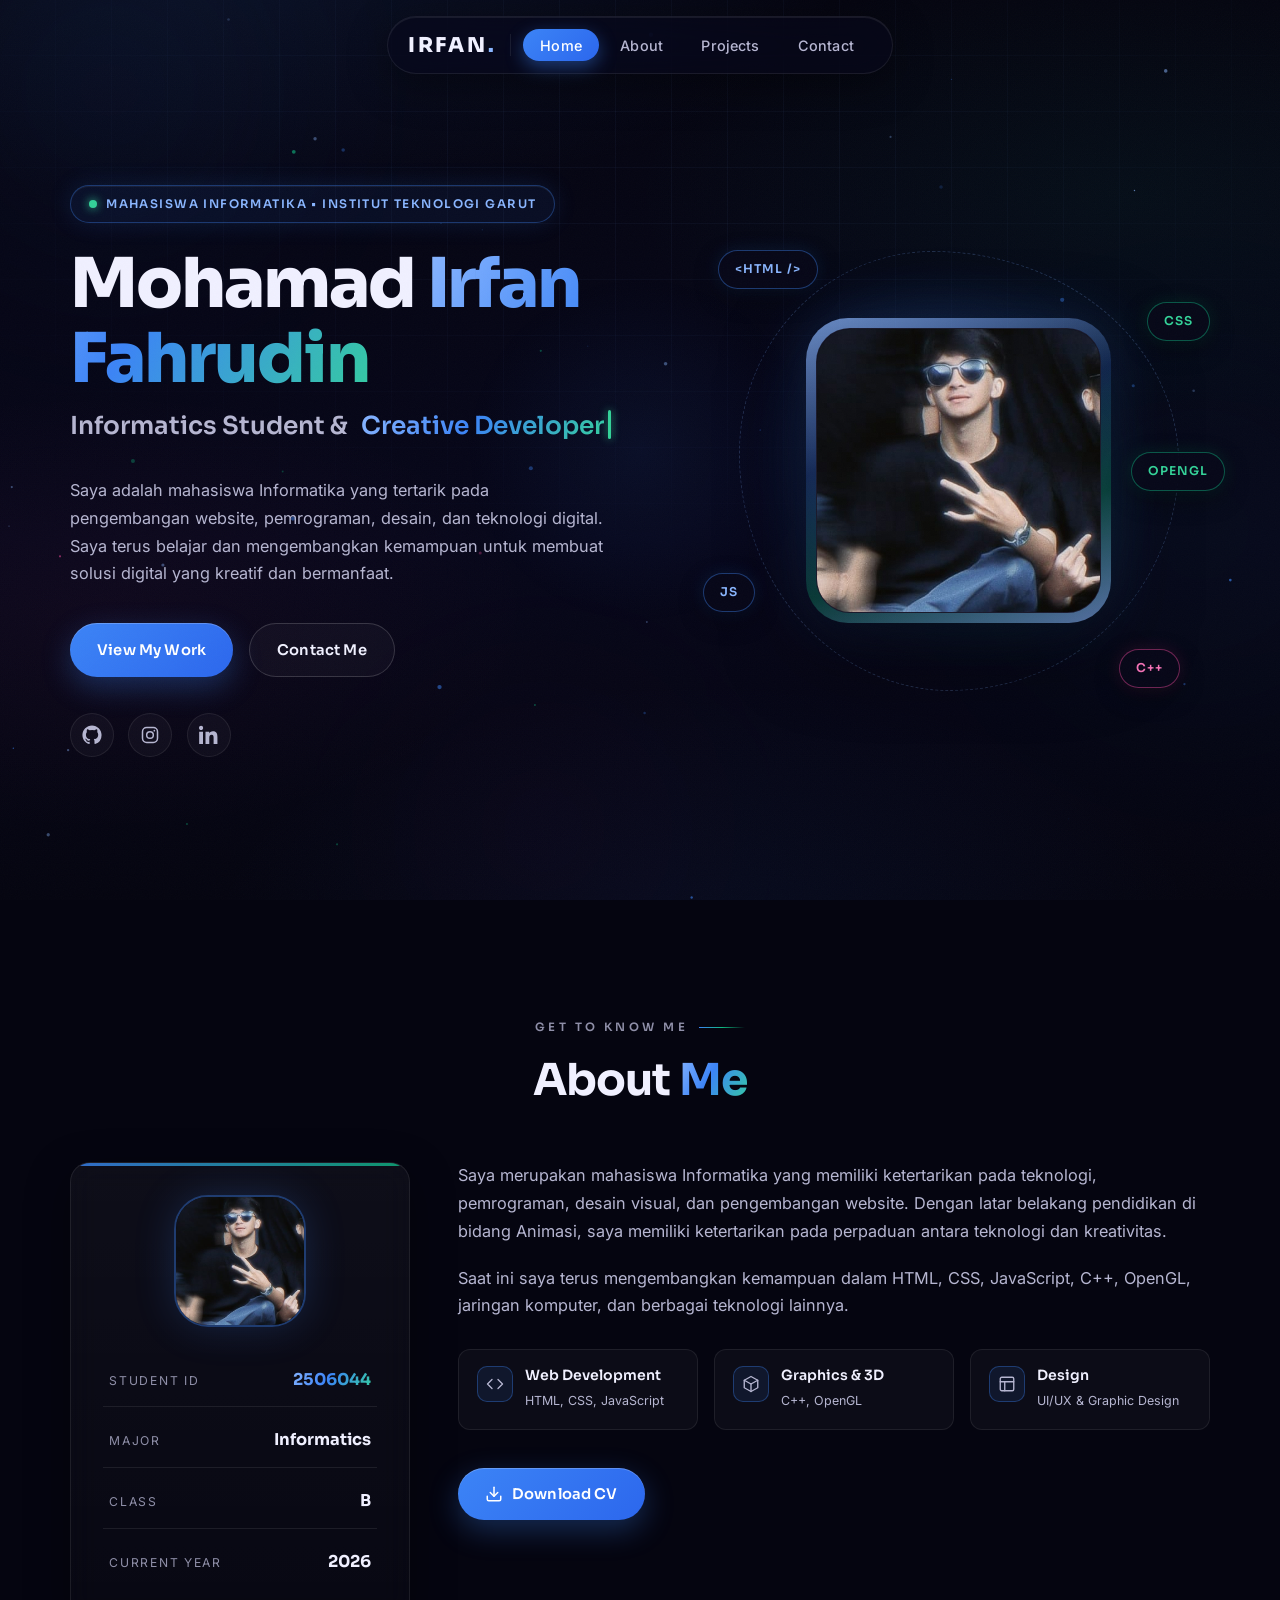
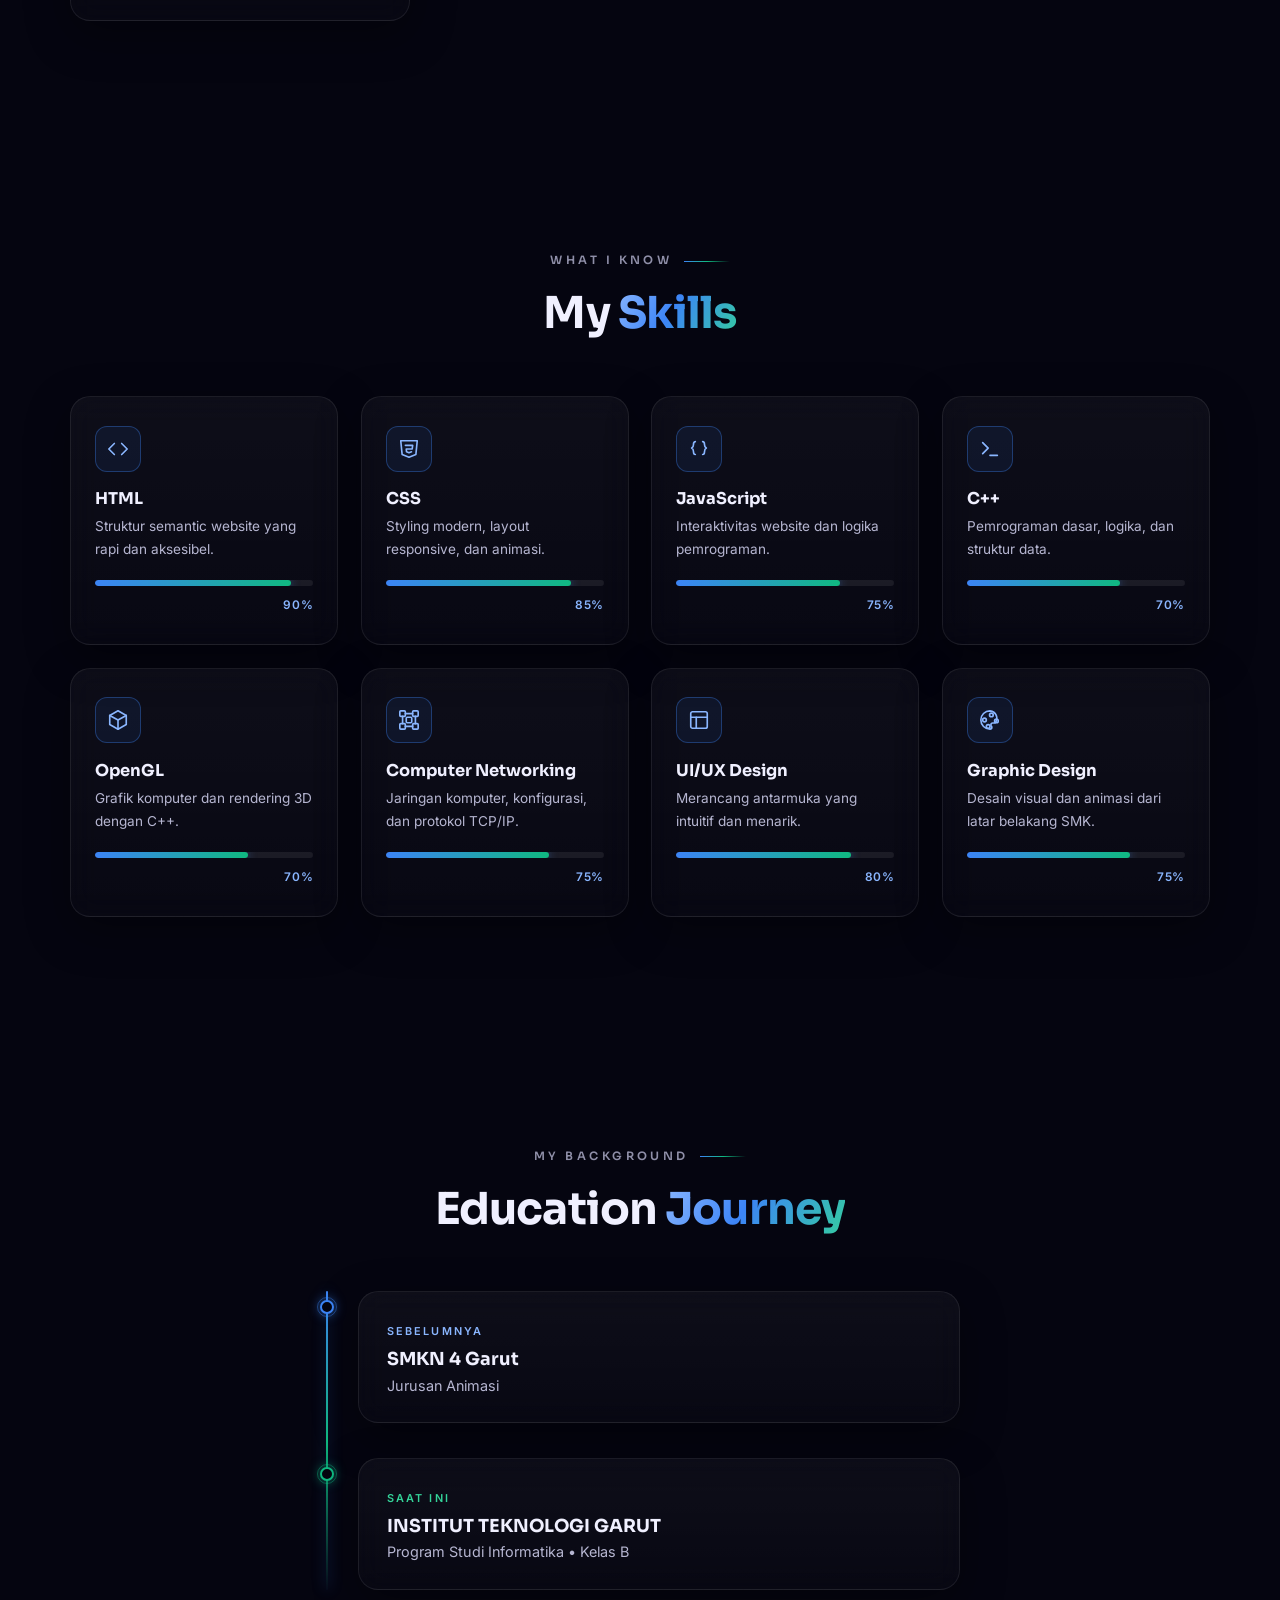
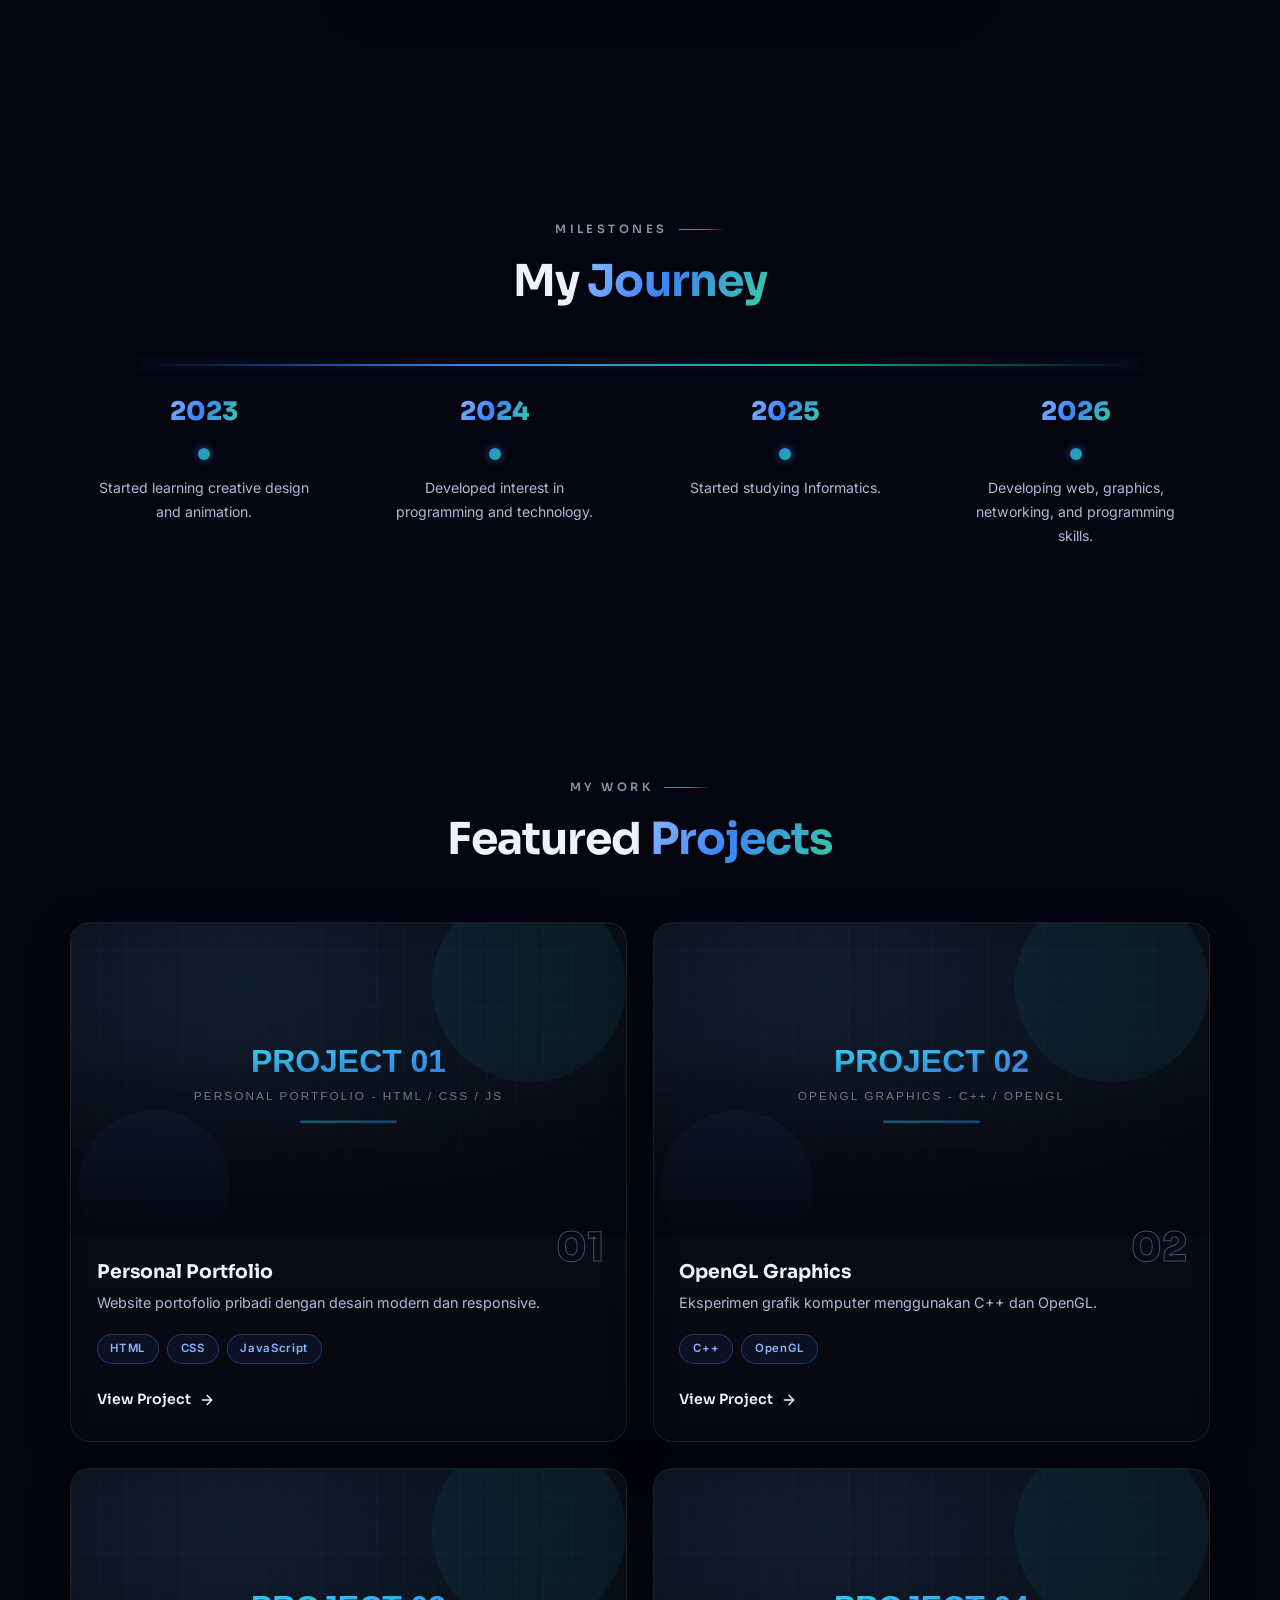
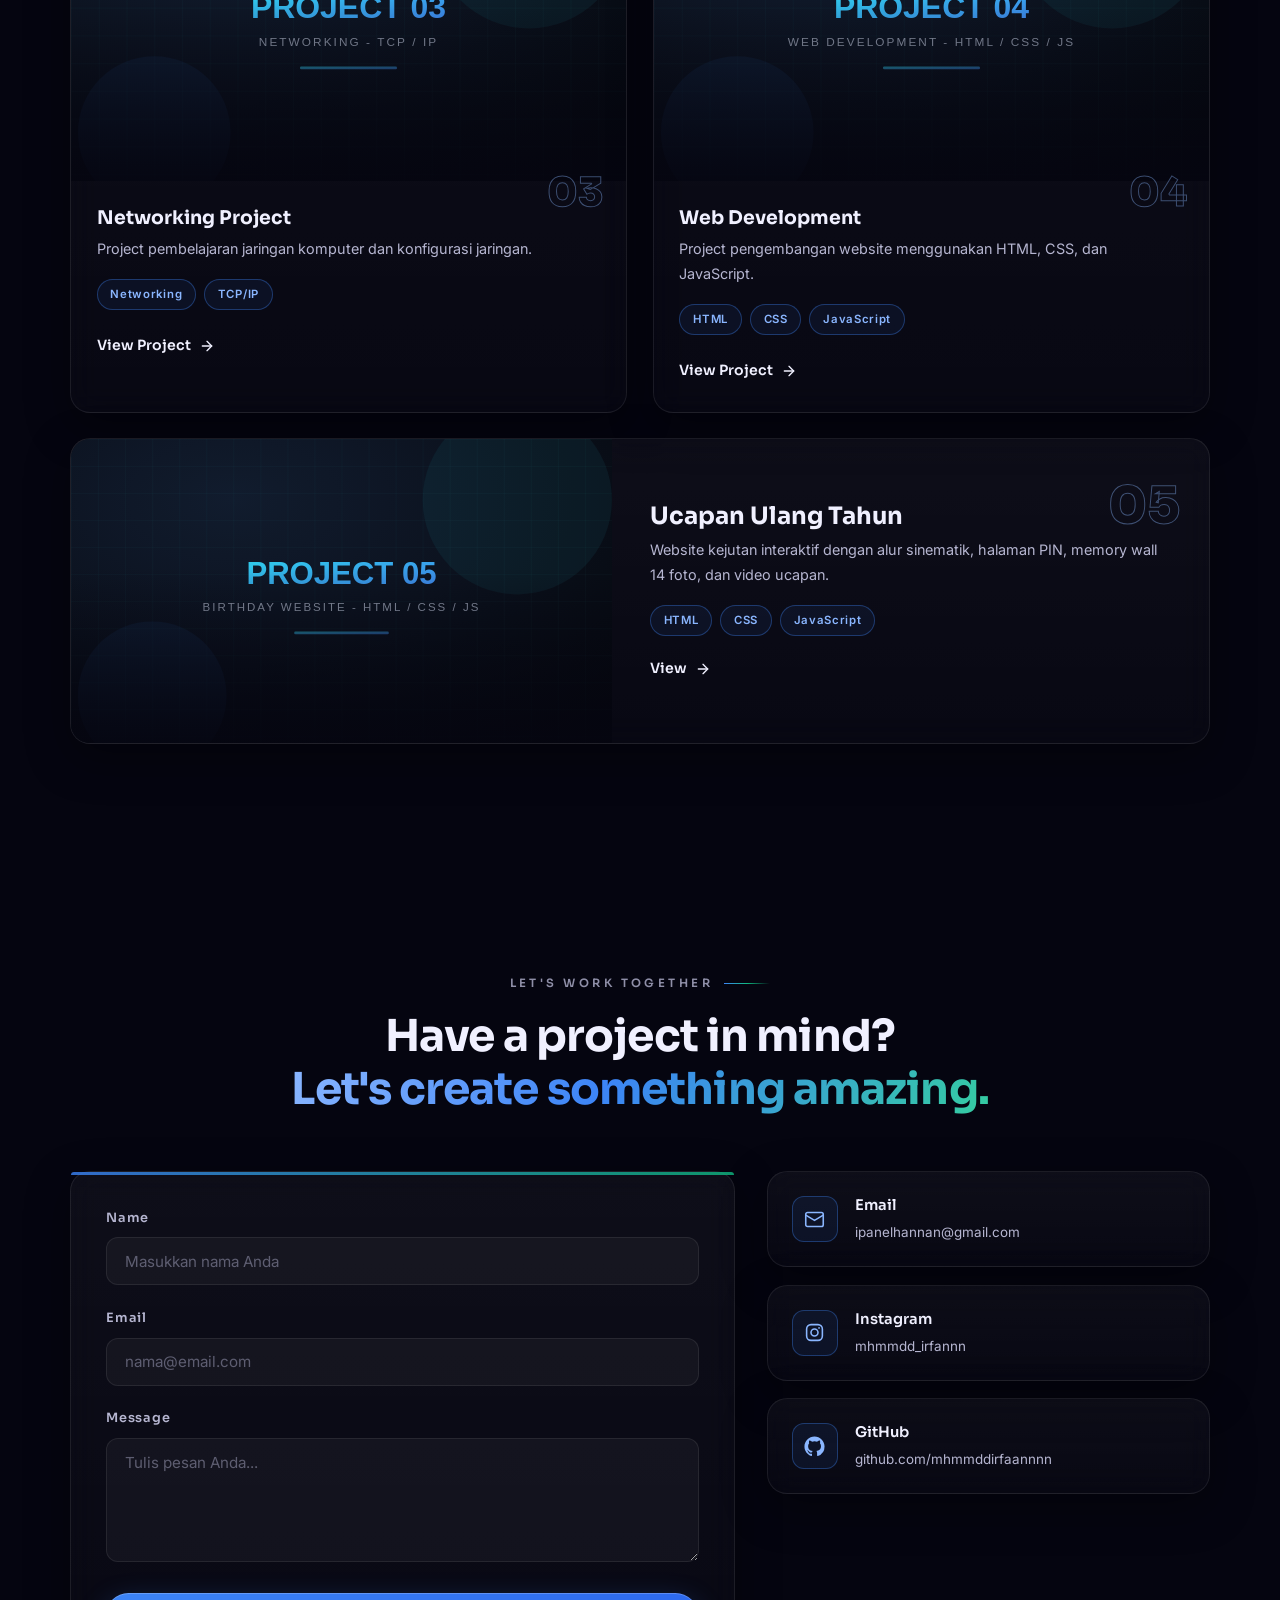
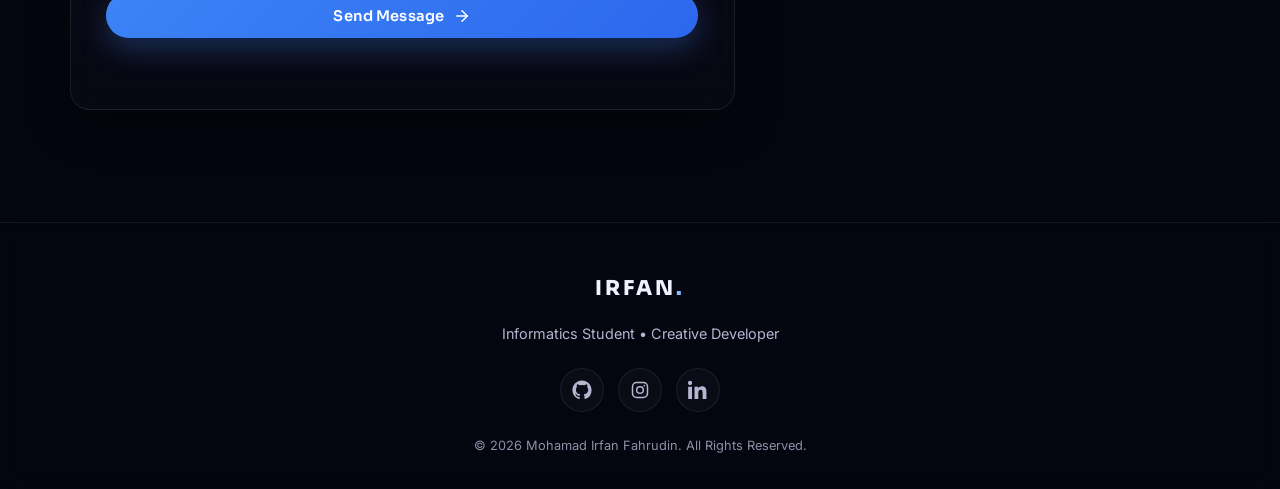
<file: index.html>
<!DOCTYPE html>
<html lang="id">
<head>
  <meta charset="UTF-8" />
  <meta name="viewport" content="width=device-width, initial-scale=1.0" />
  <meta name="description" content="Portofolio Mohamad Irfan Fahrudin — Mahasiswa Informatika & Creative Developer." />
  <meta name="theme-color" content="#050510" />
  <title>Mohamad Irfan Fahrudin — Informatics Student &amp; Creative Developer</title>

  <!-- Google Fonts: Sora (display) + Inter (body) -->
  <link rel="preconnect" href="https://fonts.googleapis.com" />
  <link rel="preconnect" href="https://fonts.gstatic.com" crossorigin />
  <link href="https://fonts.googleapis.com/css2?family=Sora:wght@400;500;600;700;800&family=Inter:wght@300;400;500;600&display=swap" rel="stylesheet" />

  <link rel="stylesheet" href="style.css" />
  <link rel="icon" href="data:image/svg+xml,<svg xmlns='http://www.w3.org/2000/svg' viewBox='0 0 100 100'><rect width='100' height='100' rx='22' fill='%23050510'/><text x='50' y='68' font-size='52' text-anchor='middle' fill='%233c84f6' font-family='Arial' font-weight='bold'>I</text></svg>" />
</head>
<body>

  <!-- ===== Scroll progress indicator ===== -->
  <div class="scroll-progress" id="scroll-progress" aria-hidden="true"></div>

  <!-- ===== Custom cursor glow ===== -->
  <div class="cursor-glow" id="cursor-glow" aria-hidden="true"></div>

  <!-- ===== Background dekoratif (halus, tidak mengganggu konten) ===== -->
  <div class="bg-layer" aria-hidden="true">
    <div class="bg-grid"></div>
    <div class="bg-orb bg-orb--1"></div>
    <div class="bg-orb bg-orb--2"></div>
    <div class="bg-orb bg-orb--3"></div>
    <canvas id="particles"></canvas>
  </div>

  <!-- ===== NAVBAR — pill glass melayang + maskot ===== -->
  <header class="navbar" id="navbar">
    <nav class="nav" id="nav" aria-label="Navigasi utama">

      <a href="#home" class="logo">IRFAN<span class="logo-dot">.</span></a>
      <span class="nav-divider" aria-hidden="true"></span>

      <ul class="nav-menu" id="nav-menu">
        <li><a href="#home" class="nav-link active">Home</a></li>
        <li><a href="#about" class="nav-link">About</a></li>
        <li><a href="#projects" class="nav-link">Projects</a></li>
        <li><a href="#contact" class="nav-link">Contact</a></li>
      </ul>

      <button class="hamburger" id="hamburger" aria-label="Buka menu" aria-expanded="false" aria-controls="nav-menu">
        <span></span><span></span><span></span>
      </button>
    </nav>
  </header>

  <main>

    <!-- ===== HERO ===== -->
    <section id="home" class="hero">
      <div class="container hero__inner">

        <!-- Kiri: teks -->
        <div class="hero__text">
          <span class="hero__badge" data-reveal>
            <span class="hero__badge-dot" aria-hidden="true"></span>
            Mahasiswa Informatika &bull; Institut Teknologi Garut
          </span>

          <h1 class="hero__name" data-reveal data-reveal-delay="0.08">
            Mohamad <span class="gradient-text">Irfan Fahrudin</span>
          </h1>

          <h2 class="hero__role" data-reveal data-reveal-delay="0.16">
            <span class="hero__role-static">Informatics Student &amp;</span>
            <span class="gradient-text" id="typing">Creative Developer</span><span class="typing-cursor" aria-hidden="true"></span>
          </h2>

          <p class="hero__desc" data-reveal data-reveal-delay="0.24">
            Saya adalah mahasiswa Informatika yang tertarik pada pengembangan website,
            pemrograman, desain, dan teknologi digital. Saya terus belajar dan mengembangkan
            kemampuan untuk membuat solusi digital yang kreatif dan bermanfaat.
          </p>

          <div class="hero__actions" data-reveal data-reveal-delay="0.32">
            <a href="#projects" class="btn btn--primary magnetic">View My Work</a>
            <a href="#contact" class="btn btn--outline magnetic">Contact Me</a>
          </div>

          <div class="hero__socials" data-reveal data-reveal-delay="0.4">
            <!-- GitHub -->
            <a href="https://github.com/mhmmddirfaannnn" target="_blank" rel="noopener noreferrer" class="social-link" aria-label="GitHub">
              <svg viewBox="0 0 24 24" fill="currentColor" aria-hidden="true"><path d="M12 .5C5.65.5.5 5.65.5 12c0 5.08 3.29 9.39 7.86 10.91.58.11.79-.25.79-.55v-2.15c-3.2.7-3.87-1.36-3.87-1.36-.52-1.33-1.28-1.68-1.28-1.68-1.05-.72.08-.7.08-.7 1.16.08 1.77 1.19 1.77 1.19 1.03 1.77 2.7 1.26 3.36.96.1-.75.4-1.26.73-1.55-2.55-.29-5.23-1.28-5.23-5.68 0-1.26.45-2.28 1.19-3.09-.12-.29-.51-1.46.11-3.05 0 0 .97-.31 3.17 1.18a11 11 0 0 1 5.78 0c2.2-1.49 3.17-1.18 3.17-1.18.62 1.59.23 2.76.11 3.05.74.81 1.19 1.83 1.19 3.09 0 4.41-2.69 5.38-5.25 5.66.41.36.78 1.05.78 2.13v3.16c0 .3.21.67.8.55A11.51 11.51 0 0 0 23.5 12C23.5 5.65 18.35.5 12 .5Z"/></svg>
            </a>
            <!-- Instagram -->
            <a href="https://instagram.com/mhmmdd_irfannn" target="_blank" rel="noopener noreferrer" class="social-link" aria-label="Instagram">
              <svg viewBox="0 0 24 24" fill="none" stroke="currentColor" stroke-width="1.8" aria-hidden="true"><rect x="3" y="3" width="18" height="18" rx="5"/><circle cx="12" cy="12" r="4"/><circle cx="17.2" cy="6.8" r="1" fill="currentColor" stroke="none"/></svg>
            </a>
            <!-- LinkedIn -->
            <a href="https://linkedin.com/" target="_blank" rel="noopener noreferrer" class="social-link" aria-label="LinkedIn">
              <svg viewBox="0 0 24 24" fill="currentColor" aria-hidden="true"><path d="M4.98 3.5C4.98 4.88 3.87 6 2.5 6S0 4.88 0 3.5 1.12 1 2.5 1s2.48 1.12 2.48 2.5ZM.2 8h4.6v14.8H.2V8Zm7.6 0h4.4v2h.06c.61-1.16 2.11-2.38 4.35-2.38 4.65 0 5.51 3.06 5.51 7.04v8.14h-4.6v-7.22c0-1.72-.03-3.94-2.4-3.94-2.4 0-2.77 1.88-2.77 3.82v7.34H7.8V8Z"/></svg>
            </a>
          </div>
        </div>

        <!-- Kanan: foto profil dengan frame modern -->
        <div class="hero__visual" id="hero-visual" aria-hidden="false">
          <div class="hero__ring" aria-hidden="true"></div>

          <div class="hero__photo parallax" data-depth="10" data-reveal="zoom">
            <div class="hero__photo-frame">
              <!-- Foto profil milik sendiri — jangan diganti -->
              <img src="assets/foto irfan.jpeg" alt="Foto profil Mohamad Irfan Fahrudin" />
            </div>
          </div>

          <div class="chip chip--1 parallax" data-depth="26">&lt;HTML /&gt;</div>
          <div class="chip chip--2 parallax" data-depth="20">CSS</div>
          <div class="chip chip--3 parallax" data-depth="30">JS</div>
          <div class="chip chip--4 parallax" data-depth="22">C++</div>
          <div class="chip chip--5 parallax" data-depth="34">OPENGL</div>
        </div>
      </div>

    </section>

    <!-- ===== ABOUT ===== -->
    <section id="about" class="section">
      <div class="container">
        <div class="section-head" data-reveal>
          <span class="section-eyebrow">Get To Know Me</span>
          <h2 class="section-title">About <span class="gradient-text">Me</span></h2>
        </div>

        <div class="about__grid">
          <!-- Kiri: foto + info card -->
          <aside class="about-card" data-reveal="left">
            <div class="about-card__avatar">
              <img src="assets/foto irfan.jpeg" alt="Foto profil Mohamad Irfan Fahrudin" />
            </div>

            <dl class="about-stats">
              <div class="about-stat">
                <dt class="about-stat__label">Student ID</dt>
                <dd class="about-stat__value gradient-text">2506044</dd>
              </div>
              <div class="about-stat">
                <dt class="about-stat__label">Major</dt>
                <dd class="about-stat__value">Informatics</dd>
              </div>
              <div class="about-stat">
                <dt class="about-stat__label">Class</dt>
                <dd class="about-stat__value">B</dd>
              </div>
              <div class="about-stat">
                <dt class="about-stat__label">Current Year</dt>
                <dd class="about-stat__value">2026</dd>
              </div>
            </dl>
          </aside>

          <!-- Kanan: deskripsi -->
          <div class="about__content" data-reveal="right">
            <p>
              Saya merupakan mahasiswa Informatika yang memiliki ketertarikan pada teknologi,
              pemrograman, desain visual, dan pengembangan website. Dengan latar belakang
              pendidikan di bidang Animasi, saya memiliki ketertarikan pada perpaduan antara
              teknologi dan kreativitas.
            </p>
            <p>
              Saat ini saya terus mengembangkan kemampuan dalam HTML, CSS, JavaScript, C++,
              OpenGL, jaringan komputer, dan berbagai teknologi lainnya.
            </p>

            <div class="about__highlights">
              <div class="about-highlight">
                <span class="about-highlight__icon" aria-hidden="true">
                  <svg viewBox="0 0 24 24" fill="none" stroke="currentColor" stroke-width="1.8" stroke-linecap="round" stroke-linejoin="round"><polyline points="16 18 22 12 16 6"/><polyline points="8 6 2 12 8 18"/></svg>
                </span>
                <div>
                  <strong>Web Development</strong>
                  <span>HTML, CSS, JavaScript</span>
                </div>
              </div>
              <div class="about-highlight">
                <span class="about-highlight__icon" aria-hidden="true">
                  <svg viewBox="0 0 24 24" fill="none" stroke="currentColor" stroke-width="1.8" stroke-linecap="round" stroke-linejoin="round"><path d="M12 2 3 7v10l9 5 9-5V7l-9-5Z"/><path d="M12 22V12"/><path d="m3 7 9 5 9-5"/></svg>
                </span>
                <div>
                  <strong>Graphics &amp; 3D</strong>
                  <span>C++, OpenGL</span>
                </div>
              </div>
              <div class="about-highlight">
                <span class="about-highlight__icon" aria-hidden="true">
                  <svg viewBox="0 0 24 24" fill="none" stroke="currentColor" stroke-width="1.8" stroke-linecap="round" stroke-linejoin="round"><rect x="3" y="3" width="18" height="18" rx="2"/><path d="M3 9h18"/><path d="M9 21V9"/></svg>
                </span>
                <div>
                  <strong>Design</strong>
                  <span>UI/UX &amp; Graphic Design</span>
                </div>
              </div>
            </div>

            <a href="assets/cv.pdf" download class="btn btn--primary magnetic mt-2">
              <svg viewBox="0 0 24 24" fill="none" stroke="currentColor" stroke-width="2" stroke-linecap="round" stroke-linejoin="round" aria-hidden="true" class="btn-icon"><path d="M21 15v4a2 2 0 0 1-2 2H5a2 2 0 0 1-2-2v-4"/><polyline points="7 10 12 15 17 10"/><line x1="12" y1="15" x2="12" y2="3"/></svg>
              Download CV
            </a>
          </div>
        </div>
      </div>
    </section>

    <!-- ===== SKILLS ===== -->
    <section id="skills" class="section">
      <div class="container">
        <div class="section-head" data-reveal>
          <span class="section-eyebrow">What I Know</span>
          <h2 class="section-title">My <span class="gradient-text">Skills</span></h2>
        </div>

        <div class="skills__grid">

          <article class="skill-card" data-reveal data-reveal-delay="0">
            <div class="skill-card__icon">
              <svg viewBox="0 0 24 24" fill="none" stroke="currentColor" stroke-width="1.8" stroke-linecap="round" stroke-linejoin="round" aria-hidden="true"><polyline points="16 18 22 12 16 6"/><polyline points="8 6 2 12 8 18"/></svg>
            </div>
            <h3>HTML</h3>
            <p>Struktur semantic website yang rapi dan aksesibel.</p>
            <div class="skill-progress" role="progressbar" aria-label="HTML" aria-valuenow="90" aria-valuemin="0" aria-valuemax="100" data-value="90"><span></span></div>
            <span class="skill-percent">90%</span>
          </article>

          <article class="skill-card" data-reveal data-reveal-delay="0.05">
            <div class="skill-card__icon">
              <svg viewBox="0 0 24 24" fill="none" stroke="currentColor" stroke-width="1.8" stroke-linecap="round" stroke-linejoin="round" aria-hidden="true"><path d="M12 3h9l-1.5 15L12 21l-7.5-3L3 3h9Z"/><path d="M8 8h8l-.5 4H9l.3 3 2.7 1 2.7-1"/></svg>
            </div>
            <h3>CSS</h3>
            <p>Styling modern, layout responsive, dan animasi.</p>
            <div class="skill-progress" role="progressbar" aria-label="CSS" aria-valuenow="85" aria-valuemin="0" aria-valuemax="100" data-value="85"><span></span></div>
            <span class="skill-percent">85%</span>
          </article>

          <article class="skill-card" data-reveal data-reveal-delay="0.1">
            <div class="skill-card__icon">
              <svg viewBox="0 0 24 24" fill="none" stroke="currentColor" stroke-width="1.8" stroke-linecap="round" stroke-linejoin="round" aria-hidden="true"><path d="M8 4c-2 0-2 2-2 3s0 3-2 4c2 1 2 3 2 4s0 3 2 3"/><path d="M16 4c2 0 2 2 2 3s0 3 2 4c-2 1-2 3-2 4s0 3-2 3"/></svg>
            </div>
            <h3>JavaScript</h3>
            <p>Interaktivitas website dan logika pemrograman.</p>
            <div class="skill-progress" role="progressbar" aria-label="JavaScript" aria-valuenow="75" aria-valuemin="0" aria-valuemax="100" data-value="75"><span></span></div>
            <span class="skill-percent">75%</span>
          </article>

          <article class="skill-card" data-reveal data-reveal-delay="0.15">
            <div class="skill-card__icon">
              <svg viewBox="0 0 24 24" fill="none" stroke="currentColor" stroke-width="1.8" stroke-linecap="round" stroke-linejoin="round" aria-hidden="true"><polyline points="4 17 10 11 4 5"/><line x1="12" y1="19" x2="20" y2="19"/></svg>
            </div>
            <h3>C++</h3>
            <p>Pemrograman dasar, logika, dan struktur data.</p>
            <div class="skill-progress" role="progressbar" aria-label="C++" aria-valuenow="70" aria-valuemin="0" aria-valuemax="100" data-value="70"><span></span></div>
            <span class="skill-percent">70%</span>
          </article>

          <article class="skill-card" data-reveal data-reveal-delay="0.2">
            <div class="skill-card__icon">
              <svg viewBox="0 0 24 24" fill="none" stroke="currentColor" stroke-width="1.8" stroke-linecap="round" stroke-linejoin="round" aria-hidden="true"><path d="M12 2 3 7v10l9 5 9-5V7l-9-5Z"/><path d="M12 22V12"/><path d="m3 7 9 5 9-5"/></svg>
            </div>
            <h3>OpenGL</h3>
            <p>Grafik komputer dan rendering 3D dengan C++.</p>
            <div class="skill-progress" role="progressbar" aria-label="OpenGL" aria-valuenow="70" aria-valuemin="0" aria-valuemax="100" data-value="70"><span></span></div>
            <span class="skill-percent">70%</span>
          </article>

          <article class="skill-card" data-reveal data-reveal-delay="0.25">
            <div class="skill-card__icon">
              <svg viewBox="0 0 24 24" fill="none" stroke="currentColor" stroke-width="1.8" stroke-linecap="round" stroke-linejoin="round" aria-hidden="true"><rect x="9" y="9" width="6" height="6" rx="1"/><rect x="2" y="2" width="6" height="6" rx="1"/><rect x="16" y="2" width="6" height="6" rx="1"/><rect x="2" y="16" width="6" height="6" rx="1"/><rect x="16" y="16" width="6" height="6" rx="1"/><path d="M8 5h8M5 8v8m14-8v8M8 19h8"/></svg>
            </div>
            <h3>Computer Networking</h3>
            <p>Jaringan komputer, konfigurasi, dan protokol TCP/IP.</p>
            <div class="skill-progress" role="progressbar" aria-label="Computer Networking" aria-valuenow="75" aria-valuemin="0" aria-valuemax="100" data-value="75"><span></span></div>
            <span class="skill-percent">75%</span>
          </article>

          <article class="skill-card" data-reveal data-reveal-delay="0.3">
            <div class="skill-card__icon">
              <svg viewBox="0 0 24 24" fill="none" stroke="currentColor" stroke-width="1.8" stroke-linecap="round" stroke-linejoin="round" aria-hidden="true"><rect x="3" y="3" width="18" height="18" rx="2"/><path d="M3 9h18"/><path d="M9 21V9"/></svg>
            </div>
            <h3>UI/UX Design</h3>
            <p>Merancang antarmuka yang intuitif dan menarik.</p>
            <div class="skill-progress" role="progressbar" aria-label="UI/UX Design" aria-valuenow="80" aria-valuemin="0" aria-valuemax="100" data-value="80"><span></span></div>
            <span class="skill-percent">80%</span>
          </article>

          <article class="skill-card" data-reveal data-reveal-delay="0.35">
            <div class="skill-card__icon">
              <svg viewBox="0 0 24 24" fill="none" stroke="currentColor" stroke-width="1.8" stroke-linecap="round" stroke-linejoin="round" aria-hidden="true"><circle cx="13.5" cy="6.5" r="2"/><circle cx="19" cy="13" r="2"/><circle cx="6" cy="12" r="2"/><circle cx="10" cy="19" r="2"/><path d="M12 2a10 10 0 0 0 0 20c1.1 0 2-.9 2-2 0-.5-.2-1-.6-1.4-.3-.4-.4-.8-.4-1.3 0-1.1.9-2 2-2h2.4A8 8 0 0 0 12 2Z"/></svg>
            </div>
            <h3>Graphic Design</h3>
            <p>Desain visual dan animasi dari latar belakang SMK.</p>
            <div class="skill-progress" role="progressbar" aria-label="Graphic Design" aria-valuenow="75" aria-valuemin="0" aria-valuemax="100" data-value="75"><span></span></div>
            <span class="skill-percent">75%</span>
          </article>

        </div>
      </div>
    </section>

    <!-- ===== EDUCATION ===== -->
    <section id="education" class="section">
      <div class="container">
        <div class="section-head" data-reveal>
          <span class="section-eyebrow">My Background</span>
          <h2 class="section-title">Education <span class="gradient-text">Journey</span></h2>
        </div>

        <div class="timeline">
          <div class="timeline__item" data-reveal="left">
            <div class="timeline__node"></div>
            <div class="timeline__content">
              <span class="timeline__tag">Sebelumnya</span>
              <h3>SMKN 4 Garut</h3>
              <p>Jurusan Animasi</p>
            </div>
          </div>
          <div class="timeline__item" data-reveal="right">
            <div class="timeline__node"></div>
            <div class="timeline__content">
              <span class="timeline__tag">Saat Ini</span>
              <h3>INSTITUT TEKNOLOGI GARUT</h3>
              <p>Program Studi Informatika &bull; Kelas B</p>
            </div>
          </div>
        </div>
      </div>
    </section>

    <!-- ===== EXPERIENCE / JOURNEY ===== -->
    <section id="journey" class="section">
      <div class="container">
        <div class="section-head" data-reveal>
          <span class="section-eyebrow">Milestones</span>
          <h2 class="section-title">My <span class="gradient-text">Journey</span></h2>
        </div>

        <div class="journey__track">
          <div class="journey__item" data-reveal data-reveal-delay="0">
            <span class="journey__year gradient-text">2023</span>
            <div class="journey__dot"></div>
            <p>Started learning creative design and animation.</p>
          </div>
          <div class="journey__item" data-reveal data-reveal-delay="0.1">
            <span class="journey__year gradient-text">2024</span>
            <div class="journey__dot"></div>
            <p>Developed interest in programming and technology.</p>
          </div>
          <div class="journey__item" data-reveal data-reveal-delay="0.2">
            <span class="journey__year gradient-text">2025</span>
            <div class="journey__dot"></div>
            <p>Started studying Informatics.</p>
          </div>
          <div class="journey__item" data-reveal data-reveal-delay="0.3">
            <span class="journey__year gradient-text">2026</span>
            <div class="journey__dot"></div>
            <p>Developing web, graphics, networking, and programming skills.</p>
          </div>
        </div>
      </div>
    </section>

    <!-- ===== PROJECTS ===== -->
    <section id="projects" class="section">
      <div class="container">
        <div class="section-head" data-reveal>
          <span class="section-eyebrow">My Work</span>
          <h2 class="section-title">Featured <span class="gradient-text">Projects</span></h2>
        </div>

        <div class="projects__grid">

          <article class="project-card" data-reveal data-reveal-delay="0">
            <div class="project-card__img">
              <img src="assets/project1.svg" alt="Preview project Personal Portfolio" loading="lazy" />
            </div>
            <div class="project-card__body">
              <span class="project-card__number" aria-hidden="true">01</span>
              <h3>Personal Portfolio</h3>
              <p>Website portofolio pribadi dengan desain modern dan responsive.</p>
              <div class="project-card__tags">
                <span>HTML</span><span>CSS</span><span>JavaScript</span>
              </div>
              <!-- GANTI: link project ke repository/demo asli -->
              <a href="https://github.com/" target="_blank" rel="noopener noreferrer" class="project-card__link">
                View Project
                <svg viewBox="0 0 24 24" fill="none" stroke="currentColor" stroke-width="2" stroke-linecap="round" stroke-linejoin="round" aria-hidden="true"><line x1="5" y1="12" x2="19" y2="12"/><polyline points="12 5 19 12 12 19"/></svg>
              </a>
            </div>
          </article>

          <article class="project-card" data-reveal data-reveal-delay="0.08">
            <div class="project-card__img">
              <img src="assets/project2.svg" alt="Preview project OpenGL Graphics" loading="lazy" />
            </div>
            <div class="project-card__body">
              <span class="project-card__number" aria-hidden="true">02</span>
              <h3>OpenGL Graphics</h3>
              <p>Eksperimen grafik komputer menggunakan C++ dan OpenGL.</p>
              <div class="project-card__tags">
                <span>C++</span><span>OpenGL</span>
              </div>
              <!-- GANTI: link project ke repository/demo asli -->
              <a href="https://github.com/" target="_blank" rel="noopener noreferrer" class="project-card__link">
                View Project
                <svg viewBox="0 0 24 24" fill="none" stroke="currentColor" stroke-width="2" stroke-linecap="round" stroke-linejoin="round" aria-hidden="true"><line x1="5" y1="12" x2="19" y2="12"/><polyline points="12 5 19 12 12 19"/></svg>
              </a>
            </div>
          </article>

          <article class="project-card" data-reveal data-reveal-delay="0.16">
            <div class="project-card__img">
              <img src="assets/project3.svg" alt="Preview project Networking Project" loading="lazy" />
            </div>
            <div class="project-card__body">
              <span class="project-card__number" aria-hidden="true">03</span>
              <h3>Networking Project</h3>
              <p>Project pembelajaran jaringan komputer dan konfigurasi jaringan.</p>
              <div class="project-card__tags">
                <span>Networking</span><span>TCP/IP</span>
              </div>
              <!-- GANTI: link project ke repository/demo asli -->
              <a href="https://github.com/" target="_blank" rel="noopener noreferrer" class="project-card__link">
                View Project
                <svg viewBox="0 0 24 24" fill="none" stroke="currentColor" stroke-width="2" stroke-linecap="round" stroke-linejoin="round" aria-hidden="true"><line x1="5" y1="12" x2="19" y2="12"/><polyline points="12 5 19 12 12 19"/></svg>
              </a>
            </div>
          </article>

          <article class="project-card" data-reveal data-reveal-delay="0.24">
            <div class="project-card__img">
              <img src="assets/project4.svg" alt="Preview project Web Development" loading="lazy" />
            </div>
            <div class="project-card__body">
              <span class="project-card__number" aria-hidden="true">04</span>
              <h3>Web Development</h3>
              <p>Project pengembangan website menggunakan HTML, CSS, dan JavaScript.</p>
              <div class="project-card__tags">
                <span>HTML</span><span>CSS</span><span>JavaScript</span>
              </div>
              <!-- GANTI: link project ke repository/demo asli -->
              <a href="https://github.com/" target="_blank" rel="noopener noreferrer" class="project-card__link">
                View Project
                <svg viewBox="0 0 24 24" fill="none" stroke="currentColor" stroke-width="2" stroke-linecap="round" stroke-linejoin="round" aria-hidden="true"><line x1="5" y1="12" x2="19" y2="12"/><polyline points="12 5 19 12 12 19"/></svg>
              </a>
            </div>
          </article>

          <!-- PROJECT 05: BIRTHDAY WEBSITE (projects/ucapan-ulang-tahun) — card unggulan -->
          <article class="project-card project-card--featured" data-reveal data-reveal-delay="0.32">
            <div class="project-card__img">
              <!-- Placeholder preview (pola sama dengan placeholder project lain).
                   GANTI nanti dengan gambar preview asli jika sudah tersedia. -->
              <img src="data:image/svg+xml,<svg xmlns='http://www.w3.org/2000/svg' width='800' height='450' viewBox='0 0 800 450'><defs><radialGradient id='bg' cx='30%25' cy='20%25' r='100%25'><stop offset='0%25' stop-color='%23101c30'/><stop offset='100%25' stop-color='%2305070d'/></radialGradient><linearGradient id='ac' x1='0' y1='0' x2='1' y2='1'><stop offset='0%25' stop-color='%2322d3ee'/><stop offset='100%25' stop-color='%233b82f6'/></linearGradient><pattern id='grid' width='40' height='40' patternUnits='userSpaceOnUse'><path d='M40 0H0V40' fill='none' stroke='rgba(34,211,238,0.08)' stroke-width='1'/></pattern></defs><rect width='800' height='450' fill='url(%23bg)'/><rect width='800' height='450' fill='url(%23grid)'/><circle cx='660' cy='90' r='140' fill='rgba(34,211,238,0.06)'/><circle cx='120' cy='380' r='110' fill='rgba(59,130,246,0.08)'/><g font-family='Arial, sans-serif' text-anchor='middle'><text x='400' y='215' font-size='46' font-weight='bold' fill='url(%23ac)'>PROJECT 05</text><text x='400' y='255' font-size='17' fill='%238b94a7' letter-spacing='3'>BIRTHDAY WEBSITE - HTML / CSS / JS</text><rect x='330' y='285' width='140' height='4' rx='2' fill='url(%23ac)' opacity='0.6'/></g></svg>" alt="Preview project Ucapan Ulang Tahun" loading="lazy" />
            </div>
            <div class="project-card__body">
              <span class="project-card__number" aria-hidden="true">05</span>
              <h3>Ucapan Ulang Tahun</h3>
              <p>Website kejutan interaktif dengan alur sinematik, halaman PIN, memory wall 14 foto, dan video ucapan.</p>
              <div class="project-card__tags">
                <span>HTML</span><span>CSS</span><span>JavaScript</span>
              </div>
              <!-- Link relatif: membuka website ucapan ulang tahun dari folder projects/ -->
              <a href="projects/ucapan-ulang-tahun/index.html" target="_blank" rel="noopener noreferrer" class="project-card__link">
                View
                <svg viewBox="0 0 24 24" fill="none" stroke="currentColor" stroke-width="2" stroke-linecap="round" stroke-linejoin="round" aria-hidden="true"><line x1="5" y1="12" x2="19" y2="12"/><polyline points="12 5 19 12 12 19"/></svg>
              </a>
            </div>
          </article>

        </div>
      </div>
    </section>

    <!-- ===== CONTACT ===== -->
    <section id="contact" class="section">
      <div class="container">
        <div class="section-head" data-reveal>
          <span class="section-eyebrow">Let's Work Together</span>
          <h2 class="section-title">Have a project in mind?<br /><span class="gradient-text">Let's create something amazing.</span></h2>
        </div>

        <div class="contact__grid">
          <!-- Form -->
          <form class="contact-form" id="contact-form" data-reveal="left" novalidate>
            <div class="form-group">
              <label for="name">Name</label>
              <input type="text" id="name" name="name" placeholder="Masukkan nama Anda" required minlength="2" />
            </div>
            <div class="form-group">
              <label for="email">Email</label>
              <input type="email" id="email" name="email" placeholder="nama@email.com" required />
            </div>
            <div class="form-group">
              <label for="message">Message</label>
              <textarea id="message" name="message" rows="5" placeholder="Tulis pesan Anda..." required minlength="10"></textarea>
            </div>
            <button type="submit" class="btn btn--primary btn--block magnetic">
              Send Message
              <svg viewBox="0 0 24 24" fill="none" stroke="currentColor" stroke-width="2" stroke-linecap="round" stroke-linejoin="round" aria-hidden="true" class="btn-icon"><line x1="5" y1="12" x2="19" y2="12"/><polyline points="12 5 19 12 12 19"/></svg>
            </button>
            <p class="form-status" id="form-status" role="status" aria-live="polite"></p>
          </form>

          <!-- Info kontak -->
          <div class="contact-info" data-reveal="right">
            <a href="mailto:ipanelhannan@gmail.com" class="contact-card">
              <span class="contact-card__icon">
                <svg viewBox="0 0 24 24" fill="none" stroke="currentColor" stroke-width="1.8" stroke-linecap="round" stroke-linejoin="round" aria-hidden="true"><rect x="2" y="4" width="20" height="16" rx="2"/><path d="m2 7 10 6 10-6"/></svg>
              </span>
              <span class="contact-card__text">
                <strong>Email</strong>
                <span>ipanelhannan@gmail.com</span>
              </span>
            </a>
            <a href="https://instagram.com/mhmmdd_irfannn" target="_blank" rel="noopener noreferrer" class="contact-card">
              <span class="contact-card__icon">
                <svg viewBox="0 0 24 24" fill="none" stroke="currentColor" stroke-width="1.8" aria-hidden="true"><rect x="3" y="3" width="18" height="18" rx="5"/><circle cx="12" cy="12" r="4"/><circle cx="17.2" cy="6.8" r="1" fill="currentColor" stroke="none"/></svg>
              </span>
              <span class="contact-card__text">
                <strong>Instagram</strong>
                <span>mhmmdd_irfannn</span>
              </span>
            </a>
            <a href="https://github.com/mhmmddirfaannnn" target="_blank" rel="noopener noreferrer" class="contact-card">
              <span class="contact-card__icon">
                <svg viewBox="0 0 24 24" fill="currentColor" aria-hidden="true"><path d="M12 .5C5.65.5.5 5.65.5 12c0 5.08 3.29 9.39 7.86 10.91.58.11.79-.25.79-.55v-2.15c-3.2.7-3.87-1.36-3.87-1.36-.52-1.33-1.28-1.68-1.28-1.68-1.05-.72.08-.7.08-.7 1.16.08 1.77 1.19 1.77 1.19 1.03 1.77 2.7 1.26 3.36.96.1-.75.4-1.26.73-1.55-2.55-.29-5.23-1.28-5.23-5.68 0-1.26.45-2.28 1.19-3.09-.12-.29-.51-1.46.11-3.05 0 0 .97-.31 3.17 1.18a11 11 0 0 1 5.78 0c2.2-1.49 3.17-1.18 3.17-1.18.62 1.59.23 2.76.11 3.05.74.81 1.19 1.83 1.19 3.09 0 4.41-2.69 5.38-5.25 5.66.41.36.78 1.05.78 2.13v3.16c0 .3.21.67.8.55A11.51 11.51 0 0 0 23.5 12C23.5 5.65 18.35.5 12 .5Z"/></svg>
              </span>
              <span class="contact-card__text">
                <strong>GitHub</strong>
                <span>github.com/mhmmddirfaannnn</span>
              </span>
            </a>
          </div>
        </div>
      </div>
    </section>

  </main>

  <!-- ===== FOOTER ===== -->
  <footer class="footer">
    <div class="container footer__inner">
      <a href="#home" class="logo">IRFAN<span class="logo-dot">.</span></a>
      <p class="footer__tagline">Informatics Student &bull; Creative Developer</p>

      <div class="footer__socials">
        <a href="https://github.com/mhmmddirfaannnn" target="_blank" rel="noopener noreferrer" class="social-link" aria-label="GitHub">
          <svg viewBox="0 0 24 24" fill="currentColor" aria-hidden="true"><path d="M12 .5C5.65.5.5 5.65.5 12c0 5.08 3.29 9.39 7.86 10.91.58.11.79-.25.79-.55v-2.15c-3.2.7-3.87-1.36-3.87-1.36-.52-1.33-1.28-1.68-1.28-1.68-1.05-.72.08-.7.08-.7 1.16.08 1.77 1.19 1.77 1.19 1.03 1.77 2.7 1.26 3.36.96.1-.75.4-1.26.73-1.55-2.55-.29-5.23-1.28-5.23-5.68 0-1.26.45-2.28 1.19-3.09-.12-.29-.51-1.46.11-3.05 0 0 .97-.31 3.17 1.18a11 11 0 0 1 5.78 0c2.2-1.49 3.17-1.18 3.17-1.18.62 1.59.23 2.76.11 3.05.74.81 1.19 1.83 1.19 3.09 0 4.41-2.69 5.38-5.25 5.66.41.36.78 1.05.78 2.13v3.16c0 .3.21.67.8.55A11.51 11.51 0 0 0 23.5 12C23.5 5.65 18.35.5 12 .5Z"/></svg>
        </a>
        <a href="https://instagram.com/mhmmdd_irfannn" target="_blank" rel="noopener noreferrer" class="social-link" aria-label="Instagram">
          <svg viewBox="0 0 24 24" fill="none" stroke="currentColor" stroke-width="1.8" aria-hidden="true"><rect x="3" y="3" width="18" height="18" rx="5"/><circle cx="12" cy="12" r="4"/><circle cx="17.2" cy="6.8" r="1" fill="currentColor" stroke="none"/></svg>
        </a>
        <a href="https://linkedin.com/" target="_blank" rel="noopener noreferrer" class="social-link" aria-label="LinkedIn">
          <svg viewBox="0 0 24 24" fill="currentColor" aria-hidden="true"><path d="M4.98 3.5C4.98 4.88 3.87 6 2.5 6S0 4.88 0 3.5 1.12 1 2.5 1s2.48 1.12 2.48 2.5ZM.2 8h4.6v14.8H.2V8Zm7.6 0h4.4v2h.06c.61-1.16 2.11-2.38 4.35-2.38 4.65 0 5.51 3.06 5.51 7.04v8.14h-4.6v-7.22c0-1.72-.03-3.94-2.4-3.94-2.4 0-2.77 1.88-2.77 3.82v7.34H7.8V8Z"/></svg>
        </a>
      </div>

      <p class="footer__copy">&copy; 2026 Mohamad Irfan Fahrudin. All Rights Reserved.</p>
    </div>
  </footer>

  <!-- ===== Back to top ===== -->
  <button class="back-to-top" id="back-to-top" aria-label="Kembali ke atas">
    <svg viewBox="0 0 24 24" fill="none" stroke="currentColor" stroke-width="2" stroke-linecap="round" stroke-linejoin="round" aria-hidden="true"><polyline points="18 15 12 9 6 15"/></svg>
  </button>

  <script src="script.js"></script>
</body>
</html>
</file>
<file: style.css>
/* ============================================================
   PORTFOLIO — Mohamad Irfan Fahrudin
   Redesign "deep navy futuristik" — #050510, aksen biru/teal/pink,
   navbar pill glass, spotlight hover, reveal animations.
   ============================================================ */

/* ---------- CSS VARIABLES ---------- */
:root {
  /* Colors (mengikuti nuansa referensi: sangat gelap keunguan) */
  --bg: #050510;
  --bg-2: #07071a;
  --card: rgba(255, 255, 255, 0.03);
  --card-strong: rgba(9, 9, 26, 0.82);
  --surface: rgba(255, 255, 255, 0.03);
  --border: rgba(255, 255, 255, 0.08);
  --border-accent: rgba(60, 132, 246, 0.45);

  --text: #f0f0ff;
  --text-2: #b6b6d1;
  --text-3: #8f8fa8;

  --accent: #3c84f6;         /* biru utama */
  --accent-deep: #2c67ed;    /* biru pekat */
  --accent-2: #8ab6ff;       /* biru muda untuk teks kecil */
  --teal: #10b981;
  --teal-2: #34d399;
  --pink: #ec4899;

  --gradient: linear-gradient(120deg, #8ab6ff 0%, #3c84f6 45%, #34d399 105%);
  --gradient-btn: linear-gradient(135deg, #3c84f6, #2c67ed);

  --glow: 0 0 40px rgba(60, 132, 246, 0.2);
  --glow-strong: 0 0 60px rgba(60, 132, 246, 0.36);

  /* Typography */
  --font-head: "Sora", system-ui, sans-serif;
  --font-body: "Inter", system-ui, sans-serif;

  /* Layout */
  --radius: 20px;
  --radius-sm: 12px;
  --container: 1140px;
  --nav-h: 58px;
  --nav-top: 16px;

  /* Motion */
  --ease: cubic-bezier(0.22, 1, 0.36, 1);
  --transition: 0.35s var(--ease);
}

/* ---------- RESET & BASE ---------- */
*,
*::before,
*::after {
  margin: 0;
  padding: 0;
  box-sizing: border-box;
}

html {
  scroll-behavior: smooth;
  scroll-padding-top: calc(var(--nav-h) + var(--nav-top) + 24px);
}

body {
  font-family: var(--font-body);
  background: var(--bg);
  color: var(--text);
  line-height: 1.7;
  overflow-x: hidden;
  -webkit-font-smoothing: antialiased;
}

/* Film grain halus di atas seluruh halaman (nuansa futuristik) */
body::after {
  content: "";
  position: fixed;
  inset: 0;
  z-index: 1;
  pointer-events: none;
  opacity: 0.04;
  background-image: url("data:image/svg+xml;utf8,%3Csvg xmlns='http://www.w3.org/2000/svg' width='160' height='160'%3E%3Cfilter id='n'%3E%3CfeTurbulence type='fractalNoise' baseFrequency='0.85' numOctaves='2' stitchTiles='stitch'/%3E%3C/filter%3E%3Crect width='160' height='160' filter='url(%23n)' opacity='.55'/%3E%3C/svg%3E");
}

body.no-scroll {
  overflow: hidden;
}

img {
  max-width: 100%;
  display: block;
}

a {
  color: inherit;
  text-decoration: none;
}

ul {
  list-style: none;
}

button {
  font-family: inherit;
  cursor: pointer;
  background: none;
  border: none;
  color: inherit;
}

h1, h2, h3 {
  font-family: var(--font-head);
  line-height: 1.2;
}

/* Aksesibilitas: indikator fokus jelas pada navigasi keyboard */
:focus-visible {
  outline: 2px solid var(--accent);
  outline-offset: 3px;
  border-radius: 4px;
}

::selection {
  background: rgba(60, 132, 246, 0.35);
  color: #fff;
}

/* Subtle scrollbar */
::-webkit-scrollbar {
  width: 9px;
}
::-webkit-scrollbar-track {
  background: var(--bg);
}
::-webkit-scrollbar-thumb {
  background: rgba(60, 132, 246, 0.3);
  border-radius: 8px;
}
::-webkit-scrollbar-thumb:hover {
  background: rgba(60, 132, 246, 0.5);
}

.container {
  width: min(100% - 2.5rem, var(--container));
  margin-inline: auto;
}

/* ---------- UTILITIES ---------- */
.gradient-text {
  background: var(--gradient);
  -webkit-background-clip: text;
  background-clip: text;
  -webkit-text-fill-color: transparent;
  color: transparent;
}

.mt-2 {
  margin-top: 2rem;
}

/* ============================================================
   BACKGROUND LAYERS
   ============================================================ */
.bg-layer {
  position: fixed;
  inset: 0;
  z-index: -1;
  overflow: hidden;
  background:
    radial-gradient(ellipse 75% 45% at 20% -5%, rgba(60, 132, 246, 0.09), transparent 62%),
    radial-gradient(ellipse 65% 45% at 88% 22%, rgba(16, 185, 129, 0.05), transparent 60%),
    radial-gradient(ellipse 55% 40% at 8% 68%, rgba(236, 72, 153, 0.04), transparent 62%),
    radial-gradient(ellipse 60% 45% at 55% 105%, rgba(44, 103, 237, 0.07), transparent 65%),
    linear-gradient(180deg, var(--bg), var(--bg-2) 60%, var(--bg));
}

/* Grid pattern samar */
.bg-grid {
  position: absolute;
  inset: -1px;
  background-image:
    linear-gradient(rgba(138, 182, 255, 0.045) 1px, transparent 1px),
    linear-gradient(90deg, rgba(138, 182, 255, 0.045) 1px, transparent 1px);
  background-size: 56px 56px;
  mask-image: radial-gradient(ellipse 90% 70% at 50% 15%, #000 15%, transparent 75%);
  -webkit-mask-image: radial-gradient(ellipse 90% 70% at 50% 15%, #000 15%, transparent 75%);
}

/* Aurora orbs */
.bg-orb {
  position: absolute;
  border-radius: 50%;
  filter: blur(100px);
  opacity: 0.5;
  animation: orb-drift 20s ease-in-out infinite alternate;
}

.bg-orb--1 {
  width: 460px;
  height: 460px;
  top: -140px;
  left: -120px;
  background: radial-gradient(circle, rgba(60, 132, 246, 0.16), transparent 70%);
}

.bg-orb--2 {
  width: 520px;
  height: 520px;
  top: 30%;
  right: -180px;
  background: radial-gradient(circle, rgba(16, 185, 129, 0.09), transparent 70%);
  animation-delay: -7s;
}

.bg-orb--3 {
  width: 420px;
  height: 420px;
  bottom: -140px;
  left: 26%;
  background: radial-gradient(circle, rgba(236, 72, 153, 0.07), transparent 70%);
  animation-delay: -13s;
}

@keyframes orb-drift {
  from { transform: translate3d(0, 0, 0) scale(1); }
  to   { transform: translate3d(40px, -30px, 0) scale(1.08); }
}

#particles {
  position: absolute;
  inset: 0;
  width: 100%;
  height: 100%;
}

/* ============================================================
   SCROLL PROGRESS & CURSOR GLOW
   ============================================================ */
.scroll-progress {
  position: fixed;
  top: 0;
  left: 0;
  height: 3px;
  width: 0;
  background: linear-gradient(90deg, var(--accent), var(--teal));
  box-shadow: 0 0 12px rgba(60, 132, 246, 0.6);
  z-index: 1001;
  transition: width 0.08s linear;
}

.cursor-glow {
  position: fixed;
  top: 0;
  left: 0;
  width: 380px;
  height: 380px;
  border-radius: 50%;
  pointer-events: none;
  z-index: 0;
  background: radial-gradient(circle, rgba(60, 132, 246, 0.07), transparent 65%);
  transform: translate(-50%, -50%);
  transition: opacity 0.3s ease;
  will-change: transform;
}

@media (hover: none), (pointer: coarse) {
  .cursor-glow { display: none; }
}

/* ============================================================
   NAVBAR — pill glass melayang di tengah atas + maskot
   ============================================================ */
.navbar {
  position: fixed;
  top: var(--nav-top);
  left: 0;
  right: 0;
  z-index: 1000;
  display: flex;
  justify-content: center;
  padding-inline: 0.75rem;
  pointer-events: none; /* hanya pill yang bisa diklik */
}

.nav {
  position: relative;
  pointer-events: auto;
  height: var(--nav-h);
  display: flex;
  align-items: center;
  gap: 0.8rem;
  padding-inline: 1.2rem 1.3rem;
  border-radius: 999px;
  border: 1px solid var(--border);
  background: rgba(9, 9, 26, 0.55);
  backdrop-filter: blur(18px) saturate(1.35);
  -webkit-backdrop-filter: blur(18px) saturate(1.35);
  box-shadow: 0 12px 40px rgba(0, 0, 0, 0.35), inset 0 1px 0 rgba(255, 255, 255, 0.07);
  transition: background var(--transition), border-color var(--transition),
              box-shadow var(--transition), color var(--transition);
}

/* Varian light — aktif saat pill berada di atas section terang */
.navbar.light .nav {
  background: rgba(255, 255, 255, 0.62);
  border-color: rgba(5, 5, 16, 0.08);
  box-shadow: 0 12px 34px rgba(9, 9, 26, 0.12), inset 0 1px 0 rgba(255, 255, 255, 0.6);
}

.navbar.light .logo,
.navbar.light .hamburger span {
  color: #26264a;
  background: #26264a;
}

.nav-divider {
  width: 1px;
  height: 22px;
  background: var(--border);
  flex-shrink: 0;
}

.navbar.light .nav-divider {
  background: rgba(5, 5, 16, 0.12);
}

.logo {
  font-family: var(--font-head);
  font-weight: 800;
  font-size: 1.28rem;
  letter-spacing: 0.14em;
  color: var(--text);
  transition: color var(--transition);
}

.navbar.light .logo {
  color: #26264a;
}

.logo-dot {
  color: var(--accent-2);
}

.navbar.light .logo-dot {
  color: var(--accent);
}

.nav-menu {
  display: flex;
  align-items: center;
  gap: 0.3rem;
}

.nav-link {
  position: relative;
  z-index: 1;
  font-size: 0.9rem;
  font-weight: 500;
  letter-spacing: 0.01em;
  color: var(--text-2);
  padding: 0.48rem 1.05rem;
  border-radius: 999px;
  transition: color var(--transition), background var(--transition), box-shadow var(--transition);
}

.navbar.light .nav-link {
  color: #4a4a6a;
}

.nav-link:hover {
  color: var(--text);
}

.navbar.light .nav-link:hover {
  color: #26264a;
}

/* Menu aktif: pill biru */
.nav-link.active {
  background: linear-gradient(135deg, #3c84f6, #2c67ed);
  color: #fff;
  box-shadow: 0 6px 18px rgba(60, 132, 246, 0.42);
}

/* Hamburger */
.hamburger {
  display: none;
  flex-direction: column;
  gap: 5px;
  padding: 8px;
  margin-left: auto;
  z-index: 1002;
}

.hamburger span {
  width: 24px;
  height: 2px;
  border-radius: 2px;
  background: var(--text);
  transition: transform var(--transition), opacity var(--transition), background var(--transition);
}

.hamburger.open span:nth-child(1) { transform: translateY(7px) rotate(45deg); }
.hamburger.open span:nth-child(2) { opacity: 0; }
.hamburger.open span:nth-child(3) { transform: translateY(-7px) rotate(-45deg); }

/* ============================================================
   BUTTONS
   ============================================================ */
.btn {
  position: relative;
  display: inline-flex;
  align-items: center;
  justify-content: center;
  gap: 0.55rem;
  padding: 0.85rem 1.7rem;
  border-radius: 999px;
  font-family: var(--font-head);
  font-size: 0.92rem;
  font-weight: 600;
  letter-spacing: 0.01em;
  transition: transform var(--transition), box-shadow var(--transition),
              background var(--transition), border-color var(--transition), color var(--transition);
  will-change: transform;
}

.btn--sm {
  padding: 0.5rem 1.2rem;
  font-size: 0.84rem;
}

.btn--block {
  width: 100%;
}

.btn--primary {
  background: var(--gradient-btn);
  color: #fff;
  box-shadow: 0 10px 30px rgba(60, 132, 246, 0.3), inset 0 1px 0 rgba(255, 255, 255, 0.22);
}

.btn--primary:hover {
  box-shadow: var(--glow-strong), 0 14px 40px rgba(60, 132, 246, 0.4),
              inset 0 1px 0 rgba(255, 255, 255, 0.22);
  transform: translateY(-2px);
}

.btn--outline {
  background: rgba(255, 255, 255, 0.03);
  color: var(--text);
  border: 1px solid rgba(255, 255, 255, 0.16);
}

.btn--outline:hover {
  border-color: rgba(60, 132, 246, 0.6);
  background: rgba(60, 132, 246, 0.1);
  box-shadow: var(--glow);
  transform: translateY(-2px);
}

.btn-icon {
  width: 18px;
  height: 18px;
  transition: transform var(--transition);
}

.btn:hover .btn-icon {
  transform: translateX(4px);
}

/* ============================================================
   HERO
   ============================================================ */
.hero {
  position: relative;
  min-height: 100svh;
  display: flex;
  align-items: center;
  padding: calc(var(--nav-h) + var(--nav-top) + 3rem) 0 5rem;
  overflow: hidden;
}

.hero__inner {
  display: grid;
  grid-template-columns: 1.08fr 0.92fr;
  align-items: center;
  gap: 3rem;
}

/* Badge status */
.hero__badge {
  display: inline-flex;
  align-items: center;
  gap: 0.6rem;
  font-family: var(--font-head);
  font-size: 0.74rem;
  font-weight: 600;
  letter-spacing: 0.12em;
  text-transform: uppercase;
  color: var(--accent-2);
  margin-bottom: 1.5rem;
  padding: 0.5rem 1.1rem;
  border: 1px solid rgba(60, 132, 246, 0.35);
  border-radius: 999px;
  background: rgba(60, 132, 246, 0.07);
  box-shadow: 0 0 24px rgba(60, 132, 246, 0.14), inset 0 1px 0 rgba(255, 255, 255, 0.06);
}

.hero__badge-dot {
  width: 8px;
  height: 8px;
  border-radius: 50%;
  background: var(--teal-2);
  box-shadow: 0 0 10px var(--teal-2);
  animation: badge-pulse 2.2s ease-in-out infinite;
}

@keyframes badge-pulse {
  0%, 100% { opacity: 1; transform: scale(1); }
  50%      { opacity: 0.55; transform: scale(0.8); }
}

.hero__name {
  font-size: clamp(2.5rem, 5.8vw, 4.3rem);
  font-weight: 800;
  letter-spacing: -0.03em;
  line-height: 1.08;
  margin-bottom: 0.9rem;
}

.hero__role {
  font-size: clamp(1.1rem, 2.3vw, 1.55rem);
  font-weight: 600;
  color: var(--text-2);
  min-height: 1.8em;
  margin-bottom: 1.4rem;
}

.hero__role-static {
  color: var(--text-2);
  margin-right: 0.5rem;
}

.typing-cursor {
  display: inline-block;
  width: 3px;
  height: 1.15em;
  margin-left: 4px;
  vertical-align: -0.2em;
  background: var(--teal-2);
  border-radius: 2px;
  box-shadow: 0 0 8px rgba(52, 211, 153, 0.8);
  animation: blink 1s steps(1) infinite;
}

@keyframes blink {
  50% { opacity: 0; }
}

.hero__desc {
  max-width: 540px;
  color: var(--text-2);
  font-size: 1.02rem;
  margin-bottom: 2.2rem;
}

.hero__actions {
  display: flex;
  flex-wrap: wrap;
  gap: 1rem;
  margin-bottom: 2.2rem;
}

.hero__socials {
  display: flex;
  gap: 0.9rem;
}

.social-link {
  display: inline-flex;
  align-items: center;
  justify-content: center;
  width: 44px;
  height: 44px;
  border-radius: 999px;
  border: 1px solid var(--border);
  background: var(--surface);
  color: var(--text-2);
  transition: transform var(--transition), color var(--transition),
              border-color var(--transition), box-shadow var(--transition);
}

.social-link svg {
  width: 20px;
  height: 20px;
}

.social-link:hover {
  color: var(--accent-2);
  border-color: rgba(60, 132, 246, 0.55);
  box-shadow: var(--glow);
  transform: translateY(-4px);
}

/* ---------- HERO VISUAL: foto squircle + ring ---------- */
.hero__visual {
  position: relative;
  display: flex;
  align-items: center;
  justify-content: center;
  min-height: 470px;
  animation: float-y 7s ease-in-out infinite;
}

/* Ring blob dekoratif di belakang foto */
.hero__ring {
  position: absolute;
  width: min(440px, 96%);
  aspect-ratio: 1;
  border: 1px dashed rgba(138, 182, 255, 0.22);
  border-radius: 44% 56% 52% 48% / 46% 48% 52% 54%;
  animation: ring-morph 16s linear infinite;
  pointer-events: none;
}

/* Glow lembut di belakang foto */
.hero__ring::before {
  content: "";
  position: absolute;
  inset: 12%;
  border-radius: 50%;
  background:
    radial-gradient(circle at 32% 30%, rgba(60, 132, 246, 0.2), transparent 62%),
    radial-gradient(circle at 70% 72%, rgba(16, 185, 129, 0.1), transparent 60%);
  filter: blur(32px);
}

@keyframes ring-morph {
  from { transform: rotate(0deg); }
  to   { transform: rotate(360deg); }
}

/* Frame foto: squircle dengan border gradien biru → teal */
.hero__photo {
  position: relative;
  width: min(305px, 74%);
  padding: 10px;
  border-radius: 42px;
  background:
    linear-gradient(160deg,
      rgba(138, 182, 255, 0.75),
      rgba(60, 132, 246, 0.22) 38%,
      rgba(16, 185, 129, 0.28) 68%,
      rgba(138, 182, 255, 0.6));
  box-shadow: 0 26px 80px rgba(0, 0, 0, 0.55), 0 0 60px rgba(60, 132, 246, 0.22);
}

.hero__photo-frame {
  border-radius: 34px;
  overflow: hidden;
  background: var(--bg-2);
  border: 1px solid rgba(255, 255, 255, 0.08);
}

.hero__photo-frame img {
  width: 100%;
  aspect-ratio: 1;
  object-fit: cover;
  transition: transform 0.6s var(--ease), filter 0.6s var(--ease);
}

/* Interaksi hover: zoom ringan + glow (foto tetap foto sendiri) */
.hero__photo:hover img {
  transform: scale(1.045);
  filter: saturate(1.06);
}

.hero__photo:hover {
  box-shadow: 0 30px 90px rgba(0, 0, 0, 0.6), var(--glow-strong);
}

@keyframes float-y {
  0%, 100% { transform: translateY(0); }
  50%      { transform: translateY(-12px); }
}

/* Floating tech chips — variasi warna biru / teal / pink */
.chip {
  position: absolute;
  padding: 0.5rem 1rem;
  font-family: var(--font-head);
  font-size: 0.76rem;
  font-weight: 600;
  letter-spacing: 0.08em;
  color: var(--accent-2);
  background: rgba(9, 9, 26, 0.72);
  border: 1px solid rgba(60, 132, 246, 0.4);
  border-radius: 999px;
  backdrop-filter: blur(10px);
  -webkit-backdrop-filter: blur(10px);
  box-shadow: 0 8px 24px rgba(0, 0, 0, 0.35), 0 0 18px rgba(60, 132, 246, 0.14);
  animation: chip-float 7s ease-in-out infinite;
  will-change: transform;
  white-space: nowrap;
  pointer-events: none;
}

.chip--2 { color: var(--teal-2); border-color: rgba(16, 185, 129, 0.45); box-shadow: 0 8px 24px rgba(0, 0, 0, 0.35), 0 0 18px rgba(16, 185, 129, 0.14); }
.chip--4 { color: #f472b6; border-color: rgba(236, 72, 153, 0.45); box-shadow: 0 8px 24px rgba(0, 0, 0, 0.35), 0 0 18px rgba(236, 72, 153, 0.14); }
.chip--5 { color: var(--teal-2); border-color: rgba(16, 185, 129, 0.45); box-shadow: 0 8px 24px rgba(0, 0, 0, 0.35), 0 0 18px rgba(16, 185, 129, 0.14); }

.chip--1 { top: 3%;   left: 2%;  animation-delay: 0s; }
.chip--2 { top: 14%;  right: 0;  animation-delay: -2s; }
.chip--3 { bottom: 20%; left: -1%; animation-delay: -3.5s; }
.chip--4 { bottom: 4%;  right: 6%; animation-delay: -5s; }
.chip--5 { top: 46%;   right: -3%; animation-delay: -1.2s; }

@keyframes chip-float {
  0%, 100% { transform: translateY(0); }
  50%      { transform: translateY(-10px); }
}

/* ============================================================
   SECTIONS (shared)
   ============================================================ */
.section {
  position: relative;
  padding: 7rem 0;
}

.section-head {
  text-align: center;
  margin-bottom: 3.5rem;
}

.section-eyebrow {
  display: inline-flex;
  align-items: center;
  gap: 0.7rem;
  font-family: var(--font-head);
  font-size: 0.72rem;
  font-weight: 600;
  letter-spacing: 0.3em;
  text-transform: uppercase;
  color: var(--text-3);
  margin-bottom: 1rem;
}

.section-eyebrow::after {
  content: "";
  width: 46px;
  height: 1px;
  background: linear-gradient(90deg, var(--accent), var(--teal), transparent);
}

.section-title {
  font-size: clamp(1.9rem, 4.2vw, 2.75rem);
  font-weight: 700;
  letter-spacing: -0.02em;
}

/* Kartu dasar (glass) */
.about-card,
.skill-card,
.project-card,
.contact-form,
.contact-card,
.timeline__content {
  position: relative;
  background: linear-gradient(180deg, rgba(255, 255, 255, 0.04), rgba(255, 255, 255, 0.015));
  border: 1px solid var(--border);
  border-radius: var(--radius);
  backdrop-filter: blur(14px);
  -webkit-backdrop-filter: blur(14px);
  box-shadow: 0 14px 44px rgba(0, 0, 0, 0.35);
}

/* ============================================================
   ABOUT
   ============================================================ */
.about__grid {
  display: grid;
  grid-template-columns: 340px 1fr;
  gap: 3rem;
  align-items: start;
}

.about-card {
  padding: 2rem;
  text-align: center;
  overflow: hidden;
}

/* Aksen garis gradien di atas card */
.about-card::before {
  content: "";
  position: absolute;
  top: 0;
  left: 0;
  right: 0;
  height: 3px;
  background: linear-gradient(90deg, var(--accent), var(--teal));
  opacity: 0.8;
}

.about-card__avatar {
  width: 132px;
  height: 132px;
  margin: 0 auto 1.6rem;
  border-radius: 34px;
  overflow: hidden;
  border: 2px solid rgba(60, 132, 246, 0.4);
  box-shadow: var(--glow);
}

.about-card__avatar img {
  width: 100%;
  height: 100%;
  object-fit: cover;
  transition: transform 0.6s var(--ease);
}

.about-card:hover .about-card__avatar img {
  transform: scale(1.05);
}

.about-stats {
  display: grid;
  gap: 0.4rem;
}

.about-stat {
  display: flex;
  justify-content: space-between;
  align-items: baseline;
  padding: 0.8rem 0.4rem;
  border-bottom: 1px solid var(--border);
}

.about-stat:last-child {
  border-bottom: none;
}

.about-stat__label {
  font-size: 0.76rem;
  letter-spacing: 0.14em;
  text-transform: uppercase;
  color: var(--text-3);
}

.about-stat__value {
  font-family: var(--font-head);
  font-size: 1.02rem;
  font-weight: 700;
}

.about__content p {
  color: var(--text-2);
  margin-bottom: 1.2rem;
  font-size: 1.02rem;
}

/* Highlight minat/keahlian singkat */
.about__highlights {
  display: grid;
  grid-template-columns: repeat(3, 1fr);
  gap: 1rem;
  margin: 1.8rem 0 0.4rem;
}

.about-highlight {
  display: flex;
  align-items: flex-start;
  gap: 0.8rem;
  padding: 1rem 1.1rem;
  border: 1px solid var(--border);
  border-radius: var(--radius-sm);
  background: var(--surface);
  transition: border-color var(--transition), transform var(--transition), box-shadow var(--transition);
}

.about-highlight:hover {
  border-color: var(--border-accent);
  transform: translateY(-3px);
  box-shadow: var(--glow);
}

.about-highlight__icon {
  flex-shrink: 0;
  width: 36px;
  height: 36px;
  display: grid;
  place-items: center;
  border-radius: 10px;
  color: var(--accent-2);
  background: rgba(60, 132, 246, 0.09);
  border: 1px solid rgba(60, 132, 246, 0.35);
}

.about-highlight__icon svg {
  width: 18px;
  height: 18px;
}

.about-highlight strong {
  display: block;
  font-family: var(--font-head);
  font-size: 0.88rem;
  font-weight: 600;
  line-height: 1.4;
}

.about-highlight span {
  font-size: 0.78rem;
  color: var(--text-2);
}

/* ============================================================
   SKILLS
   ============================================================ */
.skills__grid {
  display: grid;
  grid-template-columns: repeat(4, 1fr);
  gap: 1.4rem;
}

.skill-card {
  padding: 1.8rem 1.5rem;
  overflow: hidden;
  transition: transform var(--transition), border-color var(--transition), box-shadow var(--transition);
}

/* Aksen sudut gradien saat hover */
.skill-card::after {
  content: "";
  position: absolute;
  top: -60px;
  right: -60px;
  width: 140px;
  height: 140px;
  border-radius: 50%;
  background: radial-gradient(circle, rgba(60, 132, 246, 0.16), transparent 70%);
  opacity: 0;
  transition: opacity var(--transition);
  pointer-events: none;
}

.skill-card:hover {
  transform: translateY(-8px);
  border-color: var(--border-accent);
  box-shadow: var(--glow), 0 18px 40px rgba(0, 0, 0, 0.45);
}

.skill-card:hover::after {
  opacity: 1;
}

.skill-card__icon {
  width: 46px;
  height: 46px;
  display: grid;
  place-items: center;
  border-radius: var(--radius-sm);
  color: var(--accent-2);
  background: rgba(60, 132, 246, 0.08);
  border: 1px solid rgba(60, 132, 246, 0.35);
  margin-bottom: 1.1rem;
  transition: transform var(--transition), box-shadow var(--transition);
}

.skill-card__icon svg {
  width: 22px;
  height: 22px;
}

.skill-card:hover .skill-card__icon {
  transform: translateY(-4px) rotate(-4deg);
  box-shadow: var(--glow);
}

.skill-card h3 {
  font-size: 1.02rem;
  margin-bottom: 0.4rem;
}

.skill-card p {
  font-size: 0.85rem;
  color: var(--text-2);
  margin-bottom: 1.2rem;
  min-height: 3.2em;
}

.skill-progress {
  height: 6px;
  border-radius: 6px;
  background: rgba(255, 255, 255, 0.07);
  overflow: hidden;
}

.skill-progress span {
  display: block;
  height: 100%;
  width: 0;
  border-radius: 6px;
  background: linear-gradient(90deg, var(--accent), var(--teal));
  box-shadow: 0 0 10px rgba(60, 132, 246, 0.55);
  transition: width 1.2s var(--ease) 0.2s;
}

.skill-percent {
  display: block;
  margin-top: 0.55rem;
  font-size: 0.74rem;
  font-weight: 600;
  color: var(--accent-2);
  text-align: right;
  letter-spacing: 0.05em;
}

/* ============================================================
   PROJECTS — grid + spotlight hover
   ============================================================ */
.projects__grid {
  display: grid;
  grid-template-columns: repeat(2, 1fr);
  gap: 1.6rem;
}

.project-card {
  overflow: hidden;
  transition: transform var(--transition), border-color var(--transition), box-shadow var(--transition);
}

/* Spotlight: cahaya radial mengikuti kursor (posisi via --mx/--my dari JS) */
.project-card::before {
  content: "";
  position: absolute;
  inset: 0;
  border-radius: inherit;
  background: radial-gradient(
    560px circle at var(--mx, 50%) var(--my, 50%),
    rgba(60, 132, 246, 0.13),
    transparent 45%
  );
  opacity: 0;
  transition: opacity 0.4s var(--ease);
  pointer-events: none;
  z-index: 0;
}

.project-card:hover::before {
  opacity: 1;
}

.project-card:hover {
  transform: translateY(-6px);
  border-color: rgba(60, 132, 246, 0.5);
  box-shadow: 0 0 40px rgba(60, 132, 246, 0.18), 0 24px 60px rgba(0, 0, 0, 0.5);
}

.project-card__img {
  position: relative;
  aspect-ratio: 16 / 9;
  overflow: hidden;
}

.project-card__img img {
  width: 100%;
  height: 100%;
  object-fit: cover;
  filter: saturate(0.92);
  transition: transform 0.6s var(--ease), filter 0.6s var(--ease);
}

.project-card:hover .project-card__img img {
  transform: scale(1.06);
  filter: saturate(1.1);
}

/* Gradient overlay */
.project-card__img::after {
  content: "";
  position: absolute;
  inset: 0;
  background: linear-gradient(180deg, transparent 42%, rgba(5, 5, 16, 0.88));
  transition: opacity var(--transition);
}

.project-card:hover .project-card__img::after {
  opacity: 0.55;
}

.project-card__body {
  position: relative;
  z-index: 1;
  padding: 1.6rem 1.6rem 1.8rem;
}

.project-card__number {
  position: absolute;
  top: -1.35rem;
  right: 1.4rem;
  font-family: var(--font-head);
  font-size: 2.5rem;
  font-weight: 800;
  color: transparent;
  -webkit-text-stroke: 1px rgba(138, 182, 255, 0.4);
  pointer-events: none;
}

.project-card h3 {
  font-size: 1.18rem;
  margin-bottom: 0.5rem;
}

.project-card__body > p {
  font-size: 0.9rem;
  color: var(--text-2);
  margin-bottom: 1.1rem;
}

.project-card__tags {
  display: flex;
  flex-wrap: wrap;
  gap: 0.5rem;
  margin-bottom: 1.3rem;
}

.project-card__tags span {
  font-size: 0.71rem;
  font-weight: 600;
  letter-spacing: 0.06em;
  color: var(--accent-2);
  padding: 0.3rem 0.8rem;
  border-radius: 999px;
  border: 1px solid rgba(60, 132, 246, 0.35);
  background: rgba(60, 132, 246, 0.07);
}

.project-card__link {
  display: inline-flex;
  align-items: center;
  gap: 0.5rem;
  font-family: var(--font-head);
  font-size: 0.88rem;
  font-weight: 600;
  color: var(--text);
  transition: color var(--transition), gap var(--transition);
}

.project-card__link svg {
  width: 16px;
  height: 16px;
  transition: transform var(--transition);
}

.project-card__link:hover {
  color: var(--accent-2);
}

.project-card__link:hover svg {
  transform: translateX(5px);
}

/* Card unggulan: memenuhi lebar grid dengan layout menyamping */
@media (min-width: 861px) {
  .project-card--featured {
    grid-column: 1 / -1;
    display: grid;
    grid-template-columns: 0.95fr 1.05fr;
    align-items: stretch;
  }

  .project-card--featured .project-card__img {
    aspect-ratio: auto;
    min-height: 300px;
  }

  .project-card--featured .project-card__body {
    display: flex;
    flex-direction: column;
    justify-content: center;
    padding: 2.4rem;
  }

  .project-card--featured h3 {
    font-size: 1.5rem;
  }

  .project-card--featured .project-card__number {
    top: 1.4rem;
    right: 1.8rem;
    font-size: 3.2rem;
  }
}

/* ============================================================
   EDUCATION TIMELINE (vertikal)
   ============================================================ */
.timeline {
  position: relative;
  max-width: 640px;
  margin: 0 auto;
  padding-left: 2.4rem;
}

/* Garis gradien biru → teal */
.timeline::before {
  content: "";
  position: absolute;
  top: 0;
  bottom: 0;
  left: 6px;
  width: 2px;
  border-radius: 2px;
  background: linear-gradient(180deg, var(--accent), var(--teal), rgba(60, 132, 246, 0.05));
  box-shadow: 0 0 14px rgba(60, 132, 246, 0.45);
}

.timeline__item {
  position: relative;
  padding-bottom: 2.2rem;
}

.timeline__item:last-child {
  padding-bottom: 0;
}

.timeline__node {
  position: absolute;
  left: -2.4rem;
  top: 0.55rem;
  width: 14px;
  height: 14px;
  border-radius: 50%;
  background: var(--bg);
  border: 2px solid var(--accent);
  box-shadow: 0 0 12px rgba(60, 132, 246, 0.7);
}

/* Item terakhir ("Saat Ini") memakai aksen teal */
.timeline__item:last-child .timeline__node {
  border-color: var(--teal);
  box-shadow: 0 0 12px rgba(16, 185, 129, 0.7);
}

.timeline__item::after {
  /* pulse ring */
  content: "";
  position: absolute;
  left: calc(-2.4rem - 3px);
  top: 0.35rem;
  width: 20px;
  height: 20px;
  border-radius: 50%;
  border: 1px solid rgba(60, 132, 246, 0.4);
  animation: pulse 2.4s ease-out infinite;
}

.timeline__item:last-child::after {
  border-color: rgba(16, 185, 129, 0.4);
}

@keyframes pulse {
  0%   { transform: scale(0.6); opacity: 1; }
  100% { transform: scale(1.6); opacity: 0; }
}

.timeline__content {
  padding: 1.5rem 1.7rem;
  transition: border-color var(--transition), box-shadow var(--transition), transform var(--transition);
}

.timeline__item:hover .timeline__content {
  border-color: var(--border-accent);
  box-shadow: var(--glow);
  transform: translateX(4px);
}

.timeline__tag {
  display: inline-block;
  font-size: 0.68rem;
  font-weight: 600;
  letter-spacing: 0.2em;
  text-transform: uppercase;
  color: var(--accent-2);
  margin-bottom: 0.5rem;
}

.timeline__item:last-child .timeline__tag {
  color: var(--teal-2);
}

.timeline__content h3 {
  font-size: 1.12rem;
  margin-bottom: 0.2rem;
}

.timeline__content p {
  font-size: 0.9rem;
  color: var(--text-2);
}

/* ============================================================
   JOURNEY — statis, grid card (desktop) / vertikal (mobile)
   ============================================================ */
.journey__track {
  display: grid;
  grid-template-columns: repeat(4, 1fr);
  gap: 1.4rem;
  position: relative;
  padding-top: 1.6rem;
}

/* Garis horizontal dekoratif */
.journey__track::before {
  content: "";
  position: absolute;
  top: 0;
  left: 6%;
  right: 6%;
  height: 2px;
  border-radius: 2px;
  background: linear-gradient(90deg, transparent, var(--accent), var(--teal), transparent);
  box-shadow: 0 0 12px rgba(60, 132, 246, 0.35);
}

.journey__item {
  text-align: center;
}

.journey__year {
  font-family: var(--font-head);
  font-size: 1.6rem;
  font-weight: 800;
}

.journey__dot {
  width: 12px;
  height: 12px;
  margin: 0.9rem auto 1rem;
  border-radius: 50%;
  background: linear-gradient(135deg, var(--accent), var(--teal));
  box-shadow: 0 0 10px rgba(60, 132, 246, 0.6);
  position: relative;
}

.journey__item p {
  font-size: 0.88rem;
  color: var(--text-2);
  max-width: 220px;
  margin: 0 auto;
}

/* ============================================================
   CONTACT
   ============================================================ */
.contact__grid {
  display: grid;
  grid-template-columns: 1.2fr 0.8fr;
  gap: 2rem;
  align-items: start;
}

.contact-form {
  padding: 2.2rem;
}

/* Aksen garis gradien di atas form */
.contact-form::before {
  content: "";
  position: absolute;
  top: 0;
  left: 0;
  right: 0;
  height: 3px;
  background: linear-gradient(90deg, var(--accent), var(--teal));
  opacity: 0.8;
  border-radius: var(--radius) var(--radius) 0 0;
}

.form-group {
  margin-bottom: 1.4rem;
}

.form-group label {
  display: block;
  font-family: var(--font-head);
  font-size: 0.8rem;
  font-weight: 600;
  letter-spacing: 0.06em;
  color: var(--text-2);
  margin-bottom: 0.5rem;
}

.form-group input,
.form-group textarea {
  width: 100%;
  padding: 0.85rem 1.1rem;
  font-family: var(--font-body);
  font-size: 0.95rem;
  color: var(--text);
  background: rgba(255, 255, 255, 0.04);
  border: 1px solid var(--border);
  border-radius: var(--radius-sm);
  outline: none;
  resize: vertical;
  transition: border-color var(--transition), box-shadow var(--transition), background var(--transition);
}

.form-group input::placeholder,
.form-group textarea::placeholder {
  color: rgba(143, 143, 168, 0.6);
}

/* Autofill tetap gelap */
.form-group input:-webkit-autofill {
  -webkit-box-shadow: 0 0 0 1000px #0a0a1e inset;
  -webkit-text-fill-color: var(--text);
  transition: background-color 9999s ease-in-out 0s;
}

/* Focus animation */
.form-group input:focus,
.form-group textarea:focus {
  border-color: rgba(60, 132, 246, 0.7);
  background: rgba(60, 132, 246, 0.05);
  box-shadow: 0 0 0 3px rgba(60, 132, 246, 0.15), var(--glow);
}

.form-group input.invalid,
.form-group textarea.invalid {
  border-color: rgba(244, 63, 94, 0.7);
}

.form-status {
  margin-top: 1rem;
  font-size: 0.88rem;
  color: var(--accent-2);
  min-height: 1.4em;
}

.contact-info {
  display: grid;
  gap: 1.1rem;
}

.contact-card {
  display: flex;
  align-items: center;
  gap: 1.1rem;
  padding: 1.3rem 1.5rem;
  transition: transform var(--transition), border-color var(--transition), box-shadow var(--transition);
}

.contact-card:hover {
  transform: translateX(6px);
  border-color: var(--border-accent);
  box-shadow: var(--glow);
}

.contact-card__icon {
  flex-shrink: 0;
  width: 46px;
  height: 46px;
  display: grid;
  place-items: center;
  border-radius: var(--radius-sm);
  color: var(--accent-2);
  background: rgba(60, 132, 246, 0.08);
  border: 1px solid rgba(60, 132, 246, 0.35);
}

.contact-card__icon svg {
  width: 21px;
  height: 21px;
}

.contact-card__text strong {
  display: block;
  font-family: var(--font-head);
  font-size: 0.92rem;
  font-weight: 600;
}

.contact-card__text span {
  font-size: 0.84rem;
  color: var(--text-2);
  word-break: break-all;
}

/* ============================================================
   FOOTER
   ============================================================ */
.footer {
  border-top: 1px solid var(--border);
  background: rgba(5, 5, 16, 0.6);
  backdrop-filter: blur(10px);
  -webkit-backdrop-filter: blur(10px);
  padding: 3rem 0 2rem;
}

.footer__inner {
  display: flex;
  flex-direction: column;
  align-items: center;
  gap: 1rem;
  text-align: center;
}

.footer__tagline {
  color: var(--text-2);
  font-size: 0.9rem;
}

.footer__socials {
  display: flex;
  gap: 0.9rem;
  margin: 0.4rem 0;
}

.footer__copy {
  font-size: 0.8rem;
  color: var(--text-3);
}

/* ============================================================
   BACK TO TOP
   ============================================================ */
.back-to-top {
  position: fixed;
  bottom: 1.6rem;
  right: 1.6rem;
  width: 46px;
  height: 46px;
  display: grid;
  place-items: center;
  border-radius: 50%;
  color: var(--accent-2);
  background: var(--card-strong);
  border: 1px solid rgba(60, 132, 246, 0.4);
  backdrop-filter: blur(10px);
  -webkit-backdrop-filter: blur(10px);
  box-shadow: 0 8px 24px rgba(0, 0, 0, 0.4);
  opacity: 0;
  visibility: hidden;
  transform: translateY(12px);
  transition: opacity var(--transition), transform var(--transition),
              visibility var(--transition), box-shadow var(--transition),
              border-color var(--transition);
  z-index: 900;
}

.back-to-top svg {
  width: 20px;
  height: 20px;
}

.back-to-top.visible {
  opacity: 1;
  visibility: visible;
  transform: translateY(0);
}

.back-to-top:hover {
  box-shadow: var(--glow);
  border-color: var(--accent);
}

/* ============================================================
   SCROLL REVEAL ANIMATIONS
   ============================================================ */
[data-reveal] {
  opacity: 0;
  transform: translateY(38px);
  transition: opacity 0.8s var(--ease) var(--reveal-delay, 0s),
              transform 0.8s var(--ease) var(--reveal-delay, 0s);
}

[data-reveal="left"] {
  transform: translateX(-44px);
}

[data-reveal="right"] {
  transform: translateX(44px);
}

[data-reveal="zoom"] {
  transform: scale(0.9);
}

[data-reveal].revealed {
  opacity: 1;
  transform: translate(0, 0) scale(1);
}

/* ============================================================
   RESPONSIVE
   ============================================================ */
@media (max-width: 1024px) {
  .skills__grid {
    grid-template-columns: repeat(2, 1fr);
  }

  .about__grid {
    grid-template-columns: 320px 1fr;
    gap: 2rem;
  }

  .hero__ring { width: min(380px, 96%); }
  .hero__photo { width: min(270px, 74%); }
}

@media (max-width: 900px) {
  .about__highlights {
    grid-template-columns: 1fr;
  }
}

@media (max-width: 860px) {
  :root {
    --nav-top: 10px;
  }

  /* Navbar mobile: pill melebar, maskot disembunyikan */
  .nav {
    width: 100%;
    justify-content: space-between;
    gap: 0.6rem;
    padding-inline: 1.1rem;
  }

  .nav-divider {
    display: none;
  }

  .nav-menu {
    position: fixed;
    top: calc(var(--nav-h) + var(--nav-top) + 10px);
    left: 16px;
    right: 16px;
    flex-direction: column;
    gap: 0.2rem;
    padding: 1rem 1.2rem;
    background: var(--card-strong);
    backdrop-filter: blur(20px);
    -webkit-backdrop-filter: blur(20px);
    border: 1px solid var(--border);
    border-radius: 24px;
    box-shadow: 0 24px 60px rgba(0, 0, 0, 0.6);
    opacity: 0;
    visibility: hidden;
    transform: translateY(-14px);
    transition: opacity var(--transition), transform var(--transition), visibility var(--transition);
    z-index: 1001;
  }

  .nav-menu.open {
    opacity: 1;
    visibility: visible;
    transform: translateY(0);
  }

  .nav-menu li + li {
    border-top: 1px solid rgba(255, 255, 255, 0.05);
  }

  .nav-link {
    display: block;
    font-size: 1.02rem;
    padding: 0.85rem 0.2rem;
  }

  .nav-link::after {
    display: none;
  }

  .hamburger { display: flex; }

  .hero {
    padding-top: calc(var(--nav-h) + var(--nav-top) + 2.4rem);
  }

  .hero__inner {
    grid-template-columns: 1fr;
    gap: 3.2rem;
    text-align: center;
  }

  .hero__text {
    order: 1;
  }

  .hero__visual {
    order: 2;
    min-height: 400px;
  }

  .hero__badge {
    margin-inline: auto;
  }

  .hero__desc,
  .hero__actions {
    margin-left: auto;
    margin-right: auto;
  }

  .hero__actions,
  .hero__socials {
    justify-content: center;
  }

  .about__grid {
    grid-template-columns: 1fr;
  }

  .about-card {
    max-width: 420px;
    margin: 0 auto;
    width: 100%;
  }

  .contact__grid {
    grid-template-columns: 1fr;
  }
}

@media (max-width: 700px) {
  .projects__grid {
    grid-template-columns: 1fr;
  }

  .section {
    padding: 5.5rem 0;
  }

  /* Journey: horizontal -> vertikal */
  .journey__track {
    grid-template-columns: 1fr;
    gap: 1.8rem;
    padding-top: 0;
    padding-left: 2rem;
    text-align: left;
  }

  .journey__track::before {
    top: 0.4rem;
    bottom: 0.4rem;
    left: 6px;
    right: auto;
    width: 2px;
    height: auto;
    background: linear-gradient(180deg, transparent, var(--accent), var(--teal), transparent);
  }

  .journey__item {
    position: relative;
  }

  .journey__dot {
    position: absolute;
    top: 0.45rem;
    left: calc(-2rem + 7px - 6px);
    margin: 0;
  }

  .journey__year {
    display: block;
    font-size: 1.2rem;
    margin-bottom: 0.35rem;
  }

  .journey__item p {
    margin: 0;
    max-width: none;
  }
}

@media (max-width: 560px) {
  .skills__grid {
    grid-template-columns: 1fr;
  }

  .chip--3,
  .chip--5 {
    display: none;
  }
}

@media (max-width: 480px) {
  :root {
    --nav-h: 54px;
    --nav-top: 8px;
  }

  .section {
    padding: 4.5rem 0;
  }

  .hero__visual {
    min-height: 340px;
  }

  .hero__ring { width: min(320px, 100%); }
  .hero__photo { width: min(240px, 80%); }

  .chip { font-size: 0.66rem; padding: 0.4rem 0.8rem; }

  .hero__actions .btn {
    padding: 0.8rem 1.4rem;
    font-size: 0.9rem;
  }

  .back-to-top {
    bottom: 1.1rem;
    right: 1.1rem;
  }
}

/* ============================================================
   REDUCED MOTION
   ============================================================ */
@media (prefers-reduced-motion: reduce) {
  html { scroll-behavior: auto; }

  *,
  *::before,
  *::after {
    animation-duration: 0.01ms !important;
    animation-iteration-count: 1 !important;
    transition-duration: 0.01ms !important;
  }

  [data-reveal] {
    opacity: 1;
    transform: none;
  }

  .cursor-glow { display: none; }
}
</file>
